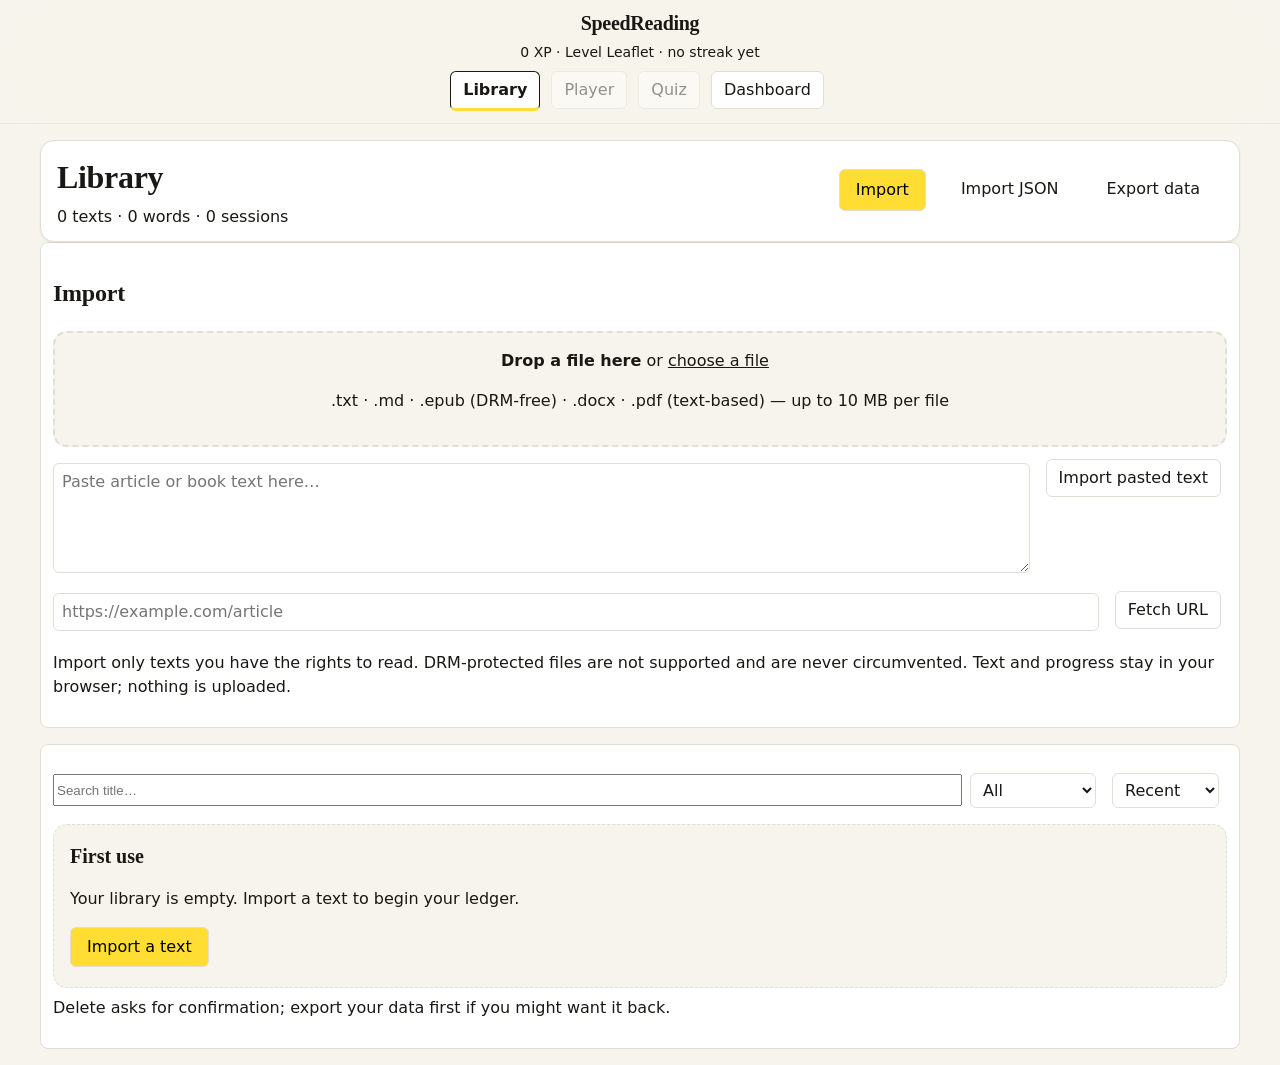
<file: index.html>
<!doctype html>
<html lang="en">
<head>
  <meta charset="utf-8" />
  <meta name="viewport" content="width=device-width, initial-scale=1" />
  <title>SpeedReading Shell</title>
  <link rel="stylesheet" href="./styles/tokens.css" />
  <link rel="stylesheet" href="./styles/app.css" />
</head>
<body>
  <!-- Shell chrome (static placeholders; no app logic wired here) -->
  <header role="banner" aria-label="SpeedReading shell header" style="text-align:center;">
    <h1 style="margin:0; font-size:1.25em;">SpeedReading</h1>
    <p id="hud" class="hud" role="status" aria-label="Training totals" style="margin:.25rem 0 0; font-size:.875em;"></p>
    <!-- Simple nav controls (non-functional placeholders) -->
    <nav aria-label="Shell navigation" style="margin-top:.5rem;">
      <button type="button">Library</button>
      <button type="button">Player</button>
      <button type="button">Quiz</button>
      <button type="button">Dashboard</button>
    </nav>
  </header>

  <!-- Live region for a11y announcements -->
  <div id="live-region" aria-live="polite" style="position:absolute; left:-9999px; top:auto; width:1px; height:1px; overflow:hidden;"></div>

  <!-- App root -->
  <main id="app" tabindex="-1" aria-label="SpeedReading app root" style="min-height:60vh;">
    <!-- Views (sections) -->
    <section id="view-library" hidden aria-label="Library view"></section>
    <section id="view-player" hidden aria-label="Player view">
      <!-- Sample ORP anchor per DOM contract -->
      <div class="rsvp-stage" aria-label="sample orp">
        <span class="rsvp-left">Intro text sample</span>
        <span class="rsvp-orp">X</span>
        <span class="rsvp-right">End text sample</span>
      </div>
    </section>
    <section id="view-quiz" hidden aria-label="Quiz view"></section>
    <section id="view-dashboard" hidden aria-label="Dashboard view"></section>
  </main>

  <!-- Corrupted-data banner (shown when storage fails to open) -->
  <div id="corrupted-banner" role="status" aria-live="polite" style="display:none; position:fixed; top:0; left:0; right:0; background:#c0392b; color:white; padding:12px; text-align:center; z-index:9999;">
    <span class="corrupted-message">Corrupted data: failed to access storage.</span>
    <button id="corrupted-retry" style="margin-left:12px; padding:6px 12px;" aria-label="Retry corrupted data">Retry</button>
  </div>

  <!-- Static shell requires a single script tag pointing to app.js (module) -->
  <script type="module" src="./src/app.js"></script>
</body>
</html>
</file>
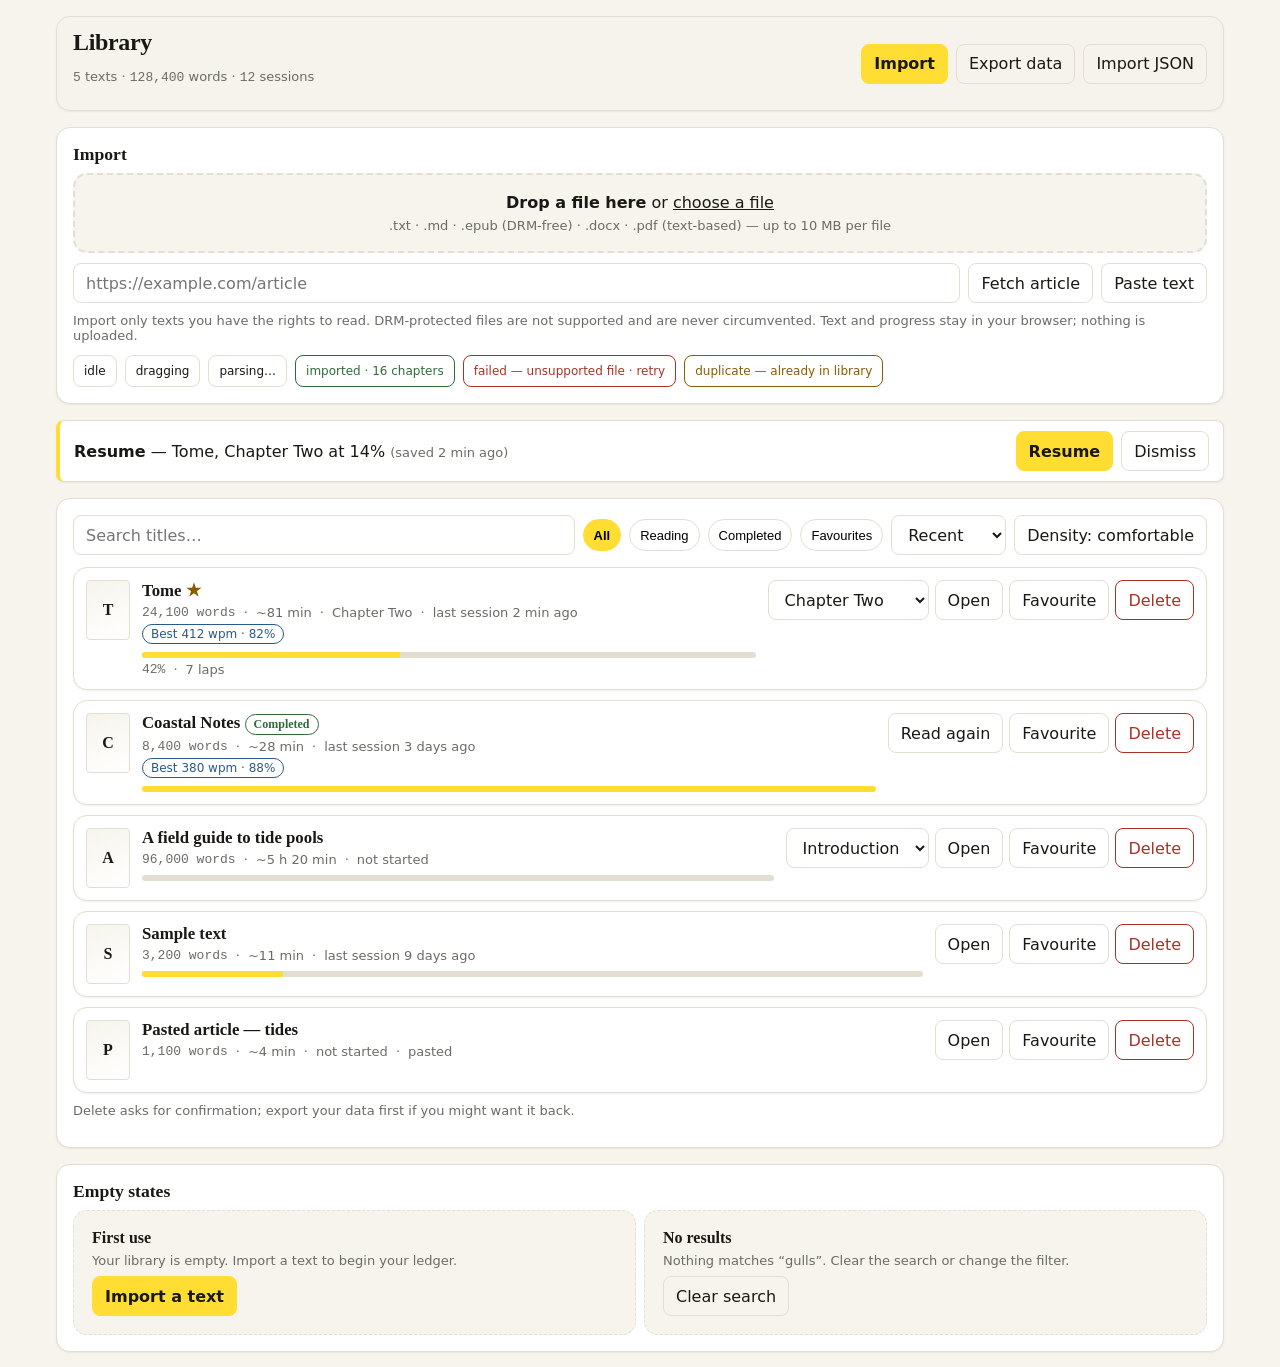
<file: design/library-prototype.html>
<!doctype html>
<html lang="en">
<head>
  <meta charset="utf-8" />
  <meta name="viewport" content="width=device-width, initial-scale=1" />
  <title>Library prototype — SpeedReading</title>
  <style>
    :root {
      --color-bg: #F6F4EC;
      --color-surface: #FFFFFF;
      --color-border: #E3DED2;
      --color-text: #1A1815;
      --color-text-muted: #6B6B66;
      --color-accent: #FFDD33;
      --color-error: #A93226;
      --color-success: #2F6B3A;
      --color-info: #2A5A8A;
      --font-display: "Iowan Old Style", "Palatino Linotype", Palatino, Georgia, serif;
      --font-ui: system-ui, -apple-system, "Segoe UI", sans-serif;
      --font-data: ui-monospace, "SF Mono", Menlo, monospace;
      --radius-sm: 4px; --radius-md: 8px; --radius-lg: 14px; --radius-pill: 999px;
      --elev-1: 0 1px 2px rgba(26,24,21,0.06);
      --elev-2: 0 4px 12px rgba(26,24,21,0.08);
      --control-h-sm: 32px; --control-h-md: 40px; --control-h-lg: 48px;
      --dur-press: 100ms; --dur-status: 150ms; --dur-view: 180ms; --dur-tick: 240ms;
      --ease-calm: cubic-bezier(0.2, 0, 0, 1);
    }
    * { box-sizing: border-box; min-width: 0; }
    html, body { margin: 0; background: var(--color-bg); color: var(--color-text); font-family: var(--font-ui); }
    .wrap { max-width: 1200px; margin: 0 auto; padding: 16px; }
    header.shell { display: flex; flex-wrap: wrap; gap: 12px; align-items: center; justify-content: space-between;
      background: rgba(246,244,236,0.92); border: 1px solid var(--color-border); border-radius: var(--radius-lg);
      padding: 12px 16px; box-shadow: var(--elev-1); }
    h1 { font-family: var(--font-display); font-size: 1.5rem; margin: 0; letter-spacing: -0.015em; }
    h2 { font-family: var(--font-display); font-size: 1.1rem; margin: 0 0 8px; }
    .muted { color: var(--color-text-muted); font-size: 0.8125rem; }
    .data { font-family: var(--font-data); font-variant-numeric: tabular-nums; }
    .btn { min-height: var(--control-h-md); max-width: 100%; border: 1px solid var(--color-border); background: var(--color-surface);
      color: var(--color-text); border-radius: var(--radius-md); padding: 8px 12px; font: inherit; cursor: pointer; }
    .btn:focus-visible { outline: 2px solid var(--color-error); outline-offset: 2px; }
    .btn.primary { background: var(--color-accent); border-color: var(--color-accent); font-weight: 600; }
    .btn.quiet { background: transparent; }
    .btn.danger { color: var(--color-error); border-color: var(--color-error); background: transparent; }
    .card { background: var(--color-surface); border: 1px solid var(--color-border); border-radius: var(--radius-lg);
      padding: 16px; box-shadow: var(--elev-1); margin-top: 16px; }
    .row { display: flex; flex-wrap: wrap; gap: 8px; align-items: center; }
    .chip { display: inline-flex; align-items: center; gap: 6px; min-height: var(--control-h-sm); padding: 4px 10px;
      border-radius: var(--radius-pill); border: 1px solid var(--color-border); background: var(--color-surface); font-size: 0.8125rem; }
    .chip.on { background: var(--color-accent); border-color: var(--color-accent); font-weight: 600; }
    .field { display: flex; flex-wrap: wrap; gap: 8px; align-items: center; }
    input[type="search"], input[type="url"], select {
      min-height: var(--control-h-md); max-width: 100%; border: 1px solid var(--color-border); border-radius: var(--radius-md);
      background: var(--color-surface); color: var(--color-text); padding: 8px 12px; font: inherit; }
    input[type="search"] { flex: 1 1 200px; }
    input[type="url"] { flex: 1 1 220px; }
    .dropzone { border: 2px dashed var(--color-border); border-radius: var(--radius-lg); padding: 18px 14px; text-align: center; background: var(--color-bg); }
    .states { display: flex; flex-wrap: wrap; gap: 8px; margin-top: 12px; }
    .state { border: 1px solid var(--color-border); border-radius: var(--radius-md); padding: 8px 10px; font-size: 0.75rem; background: var(--color-surface); }
    .state.ok { border-color: var(--color-success); color: var(--color-success); }
    .state.bad { border-color: var(--color-error); color: var(--color-error); }
    .state.warn { border-color: #8A5A00; color: #8A5A00; }
    .banner { display: flex; flex-wrap: wrap; gap: 10px; align-items: center; justify-content: space-between;
      border: 1px solid var(--color-border); border-left: 4px solid var(--color-accent); background: var(--color-surface);
      border-radius: var(--radius-md); padding: 10px 14px; box-shadow: var(--elev-1); margin-top: 16px; }
    .list { display: grid; gap: 10px; margin-top: 12px; }
    .item { display: grid; grid-template-columns: 44px minmax(0, 1fr) auto; gap: 12px; align-items: start;
      background: var(--color-surface); border: 1px solid var(--color-border); border-radius: var(--radius-lg);
      padding: 12px; box-shadow: var(--elev-1); }
    @media (max-width: 560px) { .item { grid-template-columns: 36px minmax(0, 1fr); } .item .actions { grid-column: 1 / -1; } }
    .cover { width: 44px; height: 60px; border-radius: var(--radius-sm); border: 1px solid var(--color-border);
      background: linear-gradient(160deg, var(--color-bg), var(--color-surface)); display: flex; align-items: center; justify-content: center;
      font-family: var(--font-display); font-weight: 600; }
    .title { font-family: var(--font-display); font-size: 1.05rem; margin: 0; }
    .meta { color: var(--color-text-muted); font-size: 0.8125rem; display: flex; flex-wrap: wrap; gap: 8px; margin-top: 4px; }
    .progress { height: 6px; background: var(--color-border); border-radius: var(--radius-pill); overflow: hidden; margin-top: 8px; }
    .progress > span { display: block; height: 100%; background: var(--color-accent); }
    .actions { display: flex; flex-wrap: wrap; gap: 6px; justify-content: flex-end; }
    .badge { display: inline-flex; align-items: center; gap: 4px; border: 1px solid var(--color-border); border-radius: var(--radius-pill);
      padding: 2px 8px; font-size: 0.75rem; }
    .badge.done { border-color: var(--color-success); color: var(--color-success); }
    .badge.mastery { border-color: var(--color-info); color: var(--color-info); }
    .fav { color: #8A5A00; font-weight: 700; }
    .empty { border: 1px dashed var(--color-border); border-radius: var(--radius-lg); padding: 18px; background: var(--color-bg); }
    .empty h3 { font-family: var(--font-display); margin: 0 0 6px; font-size: 1rem; }
    @media (prefers-reduced-motion: reduce) {
      * { transition-duration: 0.01ms !important; animation-duration: 0.01ms !important; }
    }
  </style>
</head>
<body>
  <div class="wrap">
    <header class="shell">
      <div>
        <h1>Library</h1>
        <p class="muted"><span class="data">5</span> texts · <span class="data">128,400</span> words · <span class="data">12</span> sessions</p>
      </div>
      <div class="row">
        <button class="btn primary" type="button">Import</button>
        <button class="btn quiet" type="button">Export data</button>
        <button class="btn quiet" type="button">Import JSON</button>
      </div>
    </header>

    <section class="card" aria-label="Import surface">
      <h2>Import</h2>
      <div class="dropzone">
        <p style="margin:0 0 6px;"><strong>Drop a file here</strong> or <label for="file" style="text-decoration:underline; cursor:pointer;">choose a file</label></p>
        <p class="muted" style="margin:0;">.txt · .md · .epub (DRM-free) · .docx · .pdf (text-based) — up to 10 MB per file</p>
        <input id="file" type="file" hidden />
      </div>
      <div class="row" style="margin-top:10px;">
        <input type="url" placeholder="https://example.com/article" aria-label="Article URL" />
        <button class="btn" type="button">Fetch article</button>
        <button class="btn quiet" type="button">Paste text</button>
      </div>
      <p class="muted" style="margin:10px 0 0;">Import only texts you have the rights to read. DRM-protected files are not supported and are never circumvented. Text and progress stay in your browser; nothing is uploaded.</p>
      <div class="states" aria-label="Import states">
        <span class="state">idle</span>
        <span class="state">dragging</span>
        <span class="state">parsing…</span>
        <span class="state ok">imported · 16 chapters</span>
        <span class="state bad">failed — unsupported file · retry</span>
        <span class="state warn">duplicate — already in library</span>
      </div>
    </section>

    <div class="banner" role="status">
      <span><strong>Resume</strong> — Tome, Chapter Two at 14% <span class="muted">(saved 2 min ago)</span></span>
      <span class="row">
        <button class="btn primary" type="button">Resume</button>
        <button class="btn quiet" type="button">Dismiss</button>
      </span>
    </div>

    <section class="card" aria-label="Library list">
      <div class="field">
        <input type="search" placeholder="Search titles…" aria-label="Search titles" />
        <button class="chip on" type="button">All</button>
        <button class="chip" type="button">Reading</button>
        <button class="chip" type="button">Completed</button>
        <button class="chip" type="button">Favourites</button>
        <select aria-label="Sort">
          <option>Recent</option><option>Title</option><option>Progress</option><option>Size</option>
        </select>
        <button class="btn quiet" type="button">Density: comfortable</button>
      </div>

      <div class="list">
        <article class="item">
          <div class="cover" aria-hidden="true">T</div>
          <div>
            <h3 class="title">Tome <span class="fav" title="Favourite">★</span></h3>
            <div class="meta">
              <span class="data">24,100 words</span><span>·</span><span>~81 min</span><span>·</span>
              <span>Chapter Two</span><span>·</span><span>last session 2 min ago</span>
            </div>
            <div class="meta"><span class="badge mastery">Best 412 wpm · 82%</span></div>
            <div class="progress" role="progressbar" aria-valuemin="0" aria-valuemax="100" aria-valuenow="42" aria-label="Reading progress 42%"><span style="width:42%"></span></div>
            <div class="meta"><span class="data">42%</span><span>·</span><span>7 laps</span></div>
          </div>
          <div class="actions">
            <select aria-label="Chapter"><option>Chapter One</option><option selected>Chapter Two</option><option>Chapter Three</option></select>
            <button class="btn" type="button">Open</button>
            <button class="btn quiet" type="button">Favourite</button>
            <button class="btn danger" type="button">Delete</button>
          </div>
        </article>

        <article class="item">
          <div class="cover" aria-hidden="true">C</div>
          <div>
            <h3 class="title">Coastal Notes <span class="badge done">Completed</span></h3>
            <div class="meta"><span class="data">8,400 words</span><span>·</span><span>~28 min</span><span>·</span><span>last session 3 days ago</span></div>
            <div class="meta"><span class="badge mastery">Best 380 wpm · 88%</span></div>
            <div class="progress" role="progressbar" aria-valuemin="0" aria-valuemax="100" aria-valuenow="100" aria-label="Reading progress 100%"><span style="width:100%"></span></div>
          </div>
          <div class="actions">
            <button class="btn" type="button">Read again</button>
            <button class="btn quiet" type="button">Favourite</button>
            <button class="btn danger" type="button">Delete</button>
          </div>
        </article>

        <article class="item">
          <div class="cover" aria-hidden="true">A</div>
          <div>
            <h3 class="title">A field guide to tide pools</h3>
            <div class="meta"><span class="data">96,000 words</span><span>·</span><span>~5 h 20 min</span><span>·</span><span>not started</span></div>
            <div class="progress" role="progressbar" aria-valuemin="0" aria-valuemax="100" aria-valuenow="0" aria-label="Reading progress 0%"><span style="width:0%"></span></div>
          </div>
          <div class="actions">
            <select aria-label="Chapter"><option selected>Introduction</option><option>The shore</option></select>
            <button class="btn" type="button">Open</button>
            <button class="btn quiet" type="button">Favourite</button>
            <button class="btn danger" type="button">Delete</button>
          </div>
        </article>

        <article class="item">
          <div class="cover" aria-hidden="true">S</div>
          <div>
            <h3 class="title">Sample text</h3>
            <div class="meta"><span class="data">3,200 words</span><span>·</span><span>~11 min</span><span>·</span><span>last session 9 days ago</span></div>
            <div class="progress" role="progressbar" aria-valuemin="0" aria-valuemax="100" aria-valuenow="18" aria-label="Reading progress 18%"><span style="width:18%"></span></div>
          </div>
          <div class="actions">
            <button class="btn" type="button">Open</button>
            <button class="btn quiet" type="button">Favourite</button>
            <button class="btn danger" type="button">Delete</button>
          </div>
        </article>

        <article class="item">
          <div class="cover" aria-hidden="true">P</div>
          <div>
            <h3 class="title">Pasted article — tides</h3>
            <div class="meta"><span class="data">1,100 words</span><span>·</span><span>~4 min</span><span>·</span><span>not started</span><span>·</span><span>pasted</span></div>
          </div>
          <div class="actions">
            <button class="btn" type="button">Open</button>
            <button class="btn quiet" type="button">Favourite</button>
            <button class="btn danger" type="button">Delete</button>
          </div>
        </article>
      </div>

      <p class="muted" style="margin-top:10px;">Delete asks for confirmation; export your data first if you might want it back.</p>
    </section>

    <section class="card" aria-label="Empty states">
      <h2>Empty states</h2>
      <div class="row" style="align-items:stretch;">
        <div class="empty" style="flex:1 1 240px;">
          <h3>First use</h3>
          <p class="muted" style="margin:0 0 8px;">Your library is empty. Import a text to begin your ledger.</p>
          <button class="btn primary" type="button">Import a text</button>
        </div>
        <div class="empty" style="flex:1 1 240px;">
          <h3>No results</h3>
          <p class="muted" style="margin:0 0 8px;">Nothing matches “gulls”. Clear the search or change the filter.</p>
          <button class="btn quiet" type="button">Clear search</button>
        </div>
      </div>
    </section>
  </div>
</body>
</html>
</file>
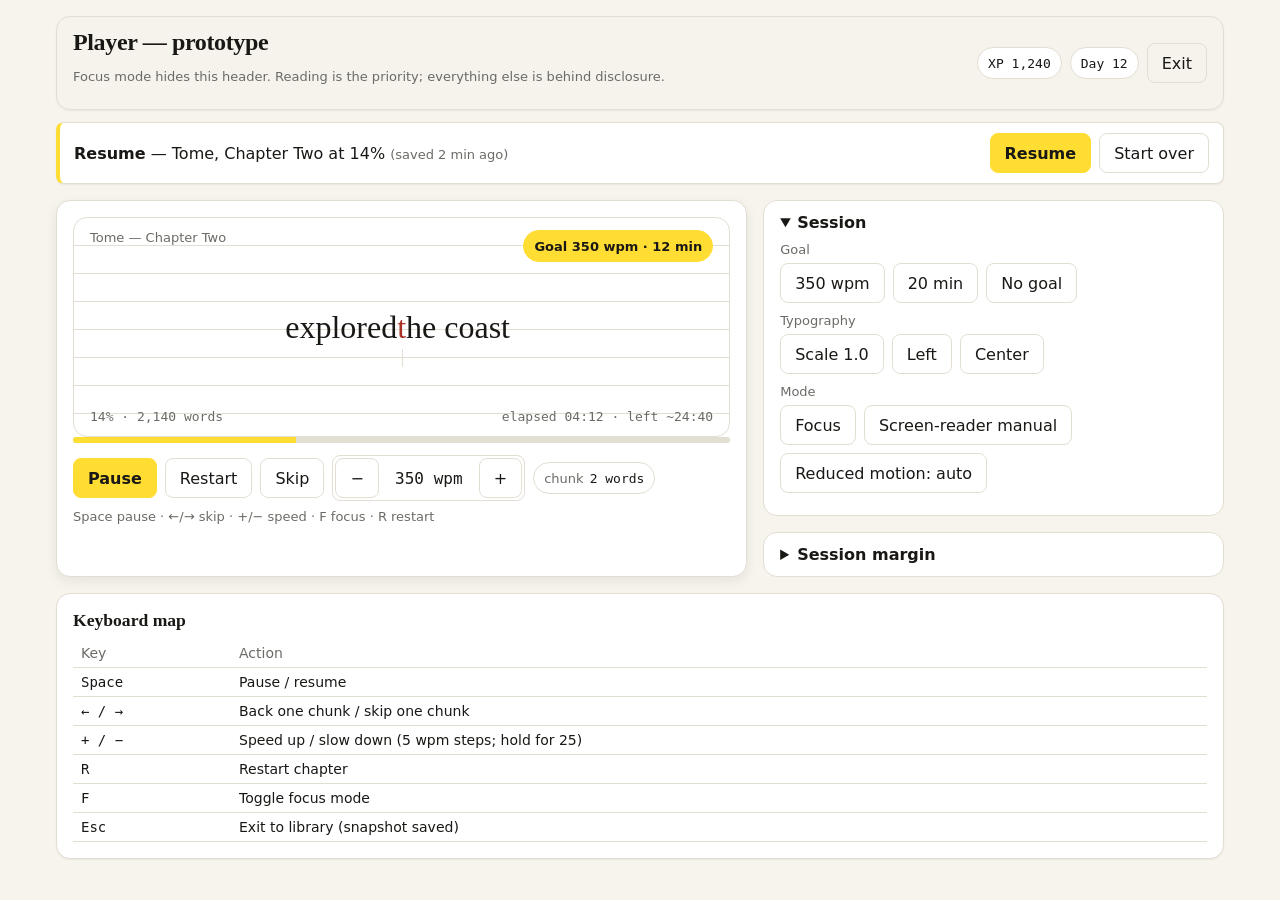
<file: design/player-prototype.html>
<!doctype html>
<html lang="en">
<head>
  <meta charset="utf-8" />
  <meta name="viewport" content="width=device-width, initial-scale=1" />
  <title>Player prototype — SpeedReading</title>
  <style>
    :root {
      --color-bg: #F6F4EC;
      --color-surface: #FFFFFF;
      --color-border: #E3DED2;
      --color-text: #1A1815;
      --color-text-muted: #6B6B66;
      --color-accent: #FFDD33;
      --color-error: #A93226;
      --color-success: #2F6B3A;
      --font-display: "Iowan Old Style", "Palatino Linotype", Palatino, Georgia, serif;
      --font-ui: system-ui, -apple-system, "Segoe UI", sans-serif;
      --font-data: ui-monospace, "SF Mono", Menlo, monospace;
      --radius-sm: 4px; --radius-md: 8px; --radius-lg: 14px; --radius-pill: 999px;
      --elev-1: 0 1px 2px rgba(26,24,21,0.06);
      --elev-2: 0 4px 12px rgba(26,24,21,0.08);
      --elev-3: 0 12px 32px rgba(26,24,21,0.10);
      --control-h-sm: 32px; --control-h-md: 40px; --control-h-lg: 48px;
      --dur-press: 100ms; --dur-status: 150ms; --dur-view: 180ms; --dur-tick: 240ms; --dur-reward: 320ms;
      --ease-calm: cubic-bezier(0.2, 0, 0, 1);
    }
    * { box-sizing: border-box; }
    html, body { margin: 0; background: var(--color-bg); color: var(--color-text); font-family: var(--font-ui); }
    .wrap { max-width: 1200px; margin: 0 auto; padding: 16px; }
    header.shell { display: flex; flex-wrap: wrap; gap: 12px; align-items: center; justify-content: space-between;
      background: rgba(246,244,236,0.92); border: 1px solid var(--color-border); border-radius: var(--radius-lg);
      padding: 12px 16px; box-shadow: var(--elev-1); }
    h1 { font-family: var(--font-display); font-size: 1.5rem; margin: 0; letter-spacing: -0.015em; }
    h2 { font-family: var(--font-display); font-size: 1.1rem; margin: 0 0 8px; }
    .muted { color: var(--color-text-muted); font-size: 0.8125rem; }
    .data { font-family: var(--font-data); font-variant-numeric: tabular-nums; }
    .btn { min-height: var(--control-h-md); border: 1px solid var(--color-border); background: var(--color-surface);
      color: var(--color-text); border-radius: var(--radius-md); padding: 8px 14px; font: inherit; cursor: pointer;
      transition: transform var(--dur-press) var(--ease-calm), box-shadow var(--dur-press) var(--ease-calm); }
    .btn:hover { box-shadow: var(--elev-1); }
    .btn:active { transform: translateY(1px); }
    .btn:focus-visible { outline: 2px solid var(--color-error); outline-offset: 2px; }
    .btn.primary { background: var(--color-accent); color: var(--color-text); border-color: var(--color-accent); font-weight: 600; }
    .btn.quiet { background: transparent; }
    .chip { display: inline-flex; align-items: center; gap: 6px; min-height: var(--control-h-sm); padding: 4px 10px;
      border-radius: var(--radius-pill); border: 1px solid var(--color-border); background: var(--color-surface); font-size: 0.8125rem; }
    .chip.goal { background: var(--color-accent); border-color: var(--color-accent); font-weight: 600; }
    .grid { display: grid; gap: 16px; grid-template-columns: minmax(0, 1.5fr) minmax(0, 1fr); margin-top: 16px; }
    @media (max-width: 860px) { .grid { grid-template-columns: minmax(0, 1fr); } }
    .card { background: var(--color-surface); border: 1px solid var(--color-border); border-radius: var(--radius-lg);
      padding: 16px; box-shadow: var(--elev-1); }
    .card.elevated { box-shadow: var(--elev-2); }
    /* Reading stage: ruled paper, ORP anchor fixed */
    .stage { position: relative; background: repeating-linear-gradient(to bottom, transparent 0 27px, var(--color-border) 27px 28px), var(--color-surface);
      border: 1px solid var(--color-border); border-radius: var(--radius-lg); min-height: 220px;
      display: flex; align-items: center; justify-content: center; padding: 24px; }
    .rsvp { position: relative; display: grid; grid-template-columns: 1fr auto 1fr; align-items: baseline;
      font-family: var(--font-display); font-size: 2rem; line-height: 1.4; }
    .rsvp .left { text-align: right; color: var(--color-text); }
    .rsvp .orp { color: var(--color-error); }
    .rsvp .right { text-align: left; color: var(--color-text); }
    .rsvp::before { content: ""; position: absolute; left: 50%; top: 100%; width: 1px; height: 18px; background: var(--color-border); }
    .stage-meta { position: absolute; left: 16px; right: 16px; display: flex; justify-content: space-between; }
    .stage-meta.top { top: 12px; }
    .stage-meta.bottom { bottom: 12px; }
    .progress { height: 6px; background: var(--color-border); border-radius: var(--radius-pill); overflow: hidden; }
    .progress > span { display: block; height: 100%; width: 34%; background: var(--color-accent); }
    .controls { display: flex; flex-wrap: wrap; gap: 8px; align-items: center; margin-top: 12px; }
    .speed { display: inline-flex; align-items: center; gap: 8px; border: 1px solid var(--color-border);
      border-radius: var(--radius-md); padding: 2px; background: var(--color-surface); }
    .speed .value { min-width: 84px; text-align: center; }
    details.panel { border: 1px solid var(--color-border); border-radius: var(--radius-lg); background: var(--color-surface); padding: 12px 16px; }
    details.panel summary { cursor: pointer; font-weight: 600; }
    details.panel[open] summary { margin-bottom: 10px; }
    .field { display: grid; gap: 6px; margin: 10px 0; }
    .field label { font-size: 0.8125rem; color: var(--color-text-muted); }
    .field .row { display: flex; flex-wrap: wrap; gap: 8px; align-items: center; }
    .stamp { display: inline-flex; align-items: center; justify-content: center; width: 40px; height: 40px;
      border-radius: var(--radius-md); border: 2px solid var(--color-border); font-family: var(--font-data); font-size: 0.75rem; }
    .stamp.rare { border-color: var(--color-error); color: var(--color-error); }
    .stamp.uncommon { border-color: #2A5A8A; color: #2A5A8A; }
    .ledger { display: grid; grid-template-columns: repeat(7, 1fr); gap: 4px; }
    .ledger span { height: 22px; border: 1px solid var(--color-border); border-radius: var(--radius-sm); }
    .ledger span.on { background: var(--color-accent); border-color: var(--color-accent); }
    .banner { display: flex; flex-wrap: wrap; gap: 10px; align-items: center; justify-content: space-between;
      border: 1px solid var(--color-border); border-left: 4px solid var(--color-accent); background: var(--color-surface);
      border-radius: var(--radius-md); padding: 10px 14px; margin-top: 12px; box-shadow: var(--elev-1); }
    table { border-collapse: collapse; width: 100%; font-size: 0.875rem; }
    th, td { text-align: left; border-bottom: 1px solid var(--color-border); padding: 6px 8px; }
    th { color: var(--color-text-muted); font-weight: 500; }
    @media (prefers-reduced-motion: reduce) {
      * { transition-duration: 0.01ms !important; animation-duration: 0.01ms !important; transform: none !important; }
    }
  </style>
</head>
<body>
  <div class="wrap">
    <header class="shell">
      <div>
        <h1>Player — prototype</h1>
        <p class="muted">Focus mode hides this header. Reading is the priority; everything else is behind disclosure.</p>
      </div>
      <div class="row" style="display:flex; gap:8px; align-items:center;">
        <span class="chip data">XP 1,240</span>
        <span class="chip data">Day 12</span>
        <button class="btn quiet" type="button">Exit</button>
      </div>
    </header>

    <div class="banner" role="status">
      <span><strong>Resume</strong> — Tome, Chapter Two at 14% <span class="muted">(saved 2 min ago)</span></span>
      <span style="display:flex; gap:8px;">
        <button class="btn primary" type="button">Resume</button>
        <button class="btn quiet" type="button">Start over</button>
      </span>
    </div>

    <div class="grid">
      <section class="card elevated" aria-label="Reading stage">
        <div class="stage">
          <div class="stage-meta top">
            <span class="muted">Tome — Chapter Two</span>
            <span class="chip goal" title="Session goal">Goal 350 wpm · 12 min</span>
          </div>
          <div class="rsvp" aria-label="Current chunk">
            <span class="left">explored</span><span class="orp">t</span><span class="right">he coast</span>
          </div>
          <div class="stage-meta bottom">
            <span class="muted data">14% · 2,140 words</span>
            <span class="muted data">elapsed 04:12 · left ~24:40</span>
          </div>
        </div>
        <div class="progress" role="progressbar" aria-valuemin="0" aria-valuemax="100" aria-valuenow="34" aria-label="Chapter progress"><span></span></div>
        <div class="controls">
          <button class="btn primary" type="button">Pause</button>
          <button class="btn" type="button">Restart</button>
          <button class="btn" type="button">Skip</button>
          <span class="speed">
            <button class="btn quiet" type="button" aria-label="Slower">−</button>
            <span class="value data">350 wpm</span>
            <button class="btn quiet" type="button" aria-label="Faster">+</button>
          </span>
          <span class="chip"><span class="muted">chunk</span> <span class="data">2 words</span></span>
          <span class="muted" style="font-size:0.8125rem;">Space pause · ←/→ skip · +/− speed · F focus · R restart</span>
        </div>
      </section>

      <aside style="display:grid; gap:16px; align-content:start;">
        <details class="panel" open>
          <summary>Session</summary>
          <div class="field">
            <label>Goal</label>
            <div class="row">
              <button class="btn" type="button">350 wpm</button>
              <button class="btn quiet" type="button">20 min</button>
              <button class="btn quiet" type="button">No goal</button>
            </div>
          </div>
          <div class="field">
            <label>Typography</label>
            <div class="row">
              <button class="btn" type="button">Scale 1.0</button>
              <button class="btn quiet" type="button">Left</button>
              <button class="btn quiet" type="button">Center</button>
            </div>
          </div>
          <div class="field">
            <label>Mode</label>
            <div class="row">
              <button class="btn" type="button">Focus</button>
              <button class="btn quiet" type="button">Screen-reader manual</button>
              <button class="btn quiet" type="button">Reduced motion: auto</button>
            </div>
          </div>
        </details>

        <details class="panel">
          <summary>Session margin</summary>
          <p class="muted">One tick per finished session; the current run is a marker in progress.</p>
          <div class="ledger" aria-label="Recent reading days">
            <span class="on"></span><span class="on"></span><span></span><span class="on"></span><span class="on"></span><span class="on"></span><span class="on"></span>
            <span class="on"></span><span></span><span class="on"></span><span class="on"></span><span class="on"></span><span></span><span class="on"></span>
          </div>
          <div style="display:flex; gap:8px; margin-top:10px;">
            <span class="stamp uncommon" title="Seven-day rhythm">7d</span>
            <span class="stamp rare" title="Eighty percent">80%</span>
            <span class="stamp" title="Locked">10x</span>
          </div>
        </details>
      </aside>
    </div>

    <section class="card" style="margin-top:16px;">
      <h2>Keyboard map</h2>
      <table>
        <tr><th>Key</th><th>Action</th></tr>
        <tr><td class="data">Space</td><td>Pause / resume</td></tr>
        <tr><td class="data">← / →</td><td>Back one chunk / skip one chunk</td></tr>
        <tr><td class="data">+ / −</td><td>Speed up / slow down (5 wpm steps; hold for 25)</td></tr>
        <tr><td class="data">R</td><td>Restart chapter</td></tr>
        <tr><td class="data">F</td><td>Toggle focus mode</td></tr>
        <tr><td class="data">Esc</td><td>Exit to library (snapshot saved)</td></tr>
      </table>
    </section>
  </div>
</body>
</html>
</file>
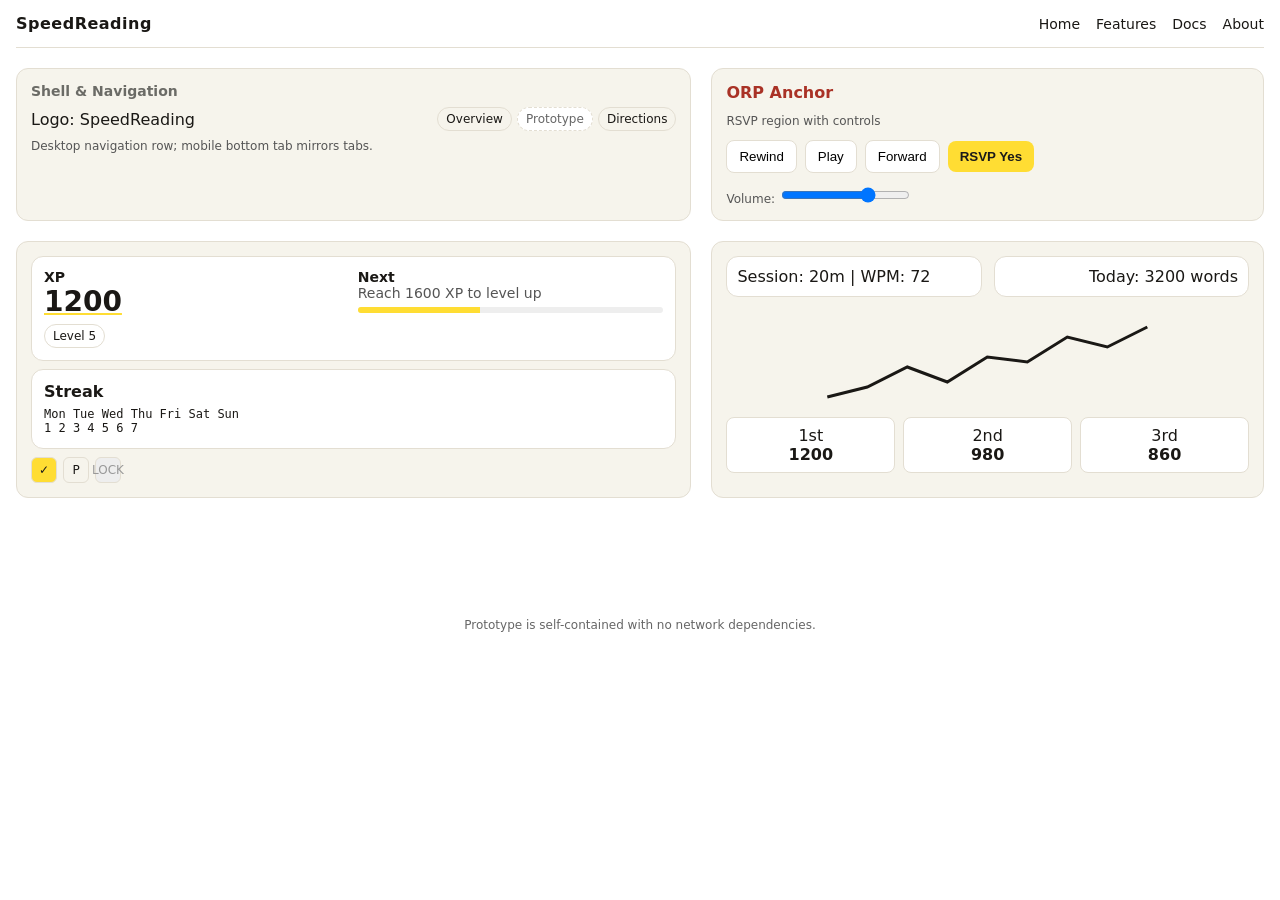
<file: design/prototype.html>
<!doctype html>
<html lang="en">
<head>
  <meta charset="UTF-8" />
  <meta name="viewport" content="width=device-width, initial-scale=1" />
  <title>Visual Direction Prototype</title>
  <style>
    :root {
      --paper: #F6F4EC;
      --ink: #1A1815;
      --marker: #FFDD33;
      --pencil: #82858A;
      --rule: #E3DED2;
      --signature: #A93226;
      --accent: #FFDD33;
      --container: 100%;
      --container-md: 720px;
      --container-lg: 1024px;
      --icon-sm: 12px;
      --icon-md: 16px;
      --icon-lg: 24px;
      --focus: 4px;
      --motion: 180ms;
    }
    * { box-sizing: border-box; }
    html, body { margin: 0; padding: 0; background: #fff; color: var(--ink); font-family: system-ui, -apple-system, Arial, sans-serif; }
    .wrap { max-width: var(--container); margin: 0 auto; padding: 0 16px; padding-bottom: 80px; }
    /* Header shell (desktop) */
    header.top { display: flex; justify-content: space-between; align-items: center; padding: 14px 0; border-bottom: 1px solid var(--rule); }
    header .brand { font-weight: 700; letter-spacing: .5px; }
    nav { display: flex; gap: 16px; }
    nav a { text-decoration: none; color: var(--ink); font-weight: 500; font-size: 14px; }
    /* Mobile bottom tab */
    .bottom-tab { display: none; position: fixed; left: 0; right: 0; bottom: 0; height: 64px; background: #fff; border-top: 1px solid var(--rule); justify-content: space-around; align-items: center; }
    .bottom-tab div { text-align: center; font-size: 10px; color: #555; }
    .page { display: grid; grid-template-columns: 1fr 1fr; gap: 20px; padding: 20px 0; }
    .panel { background: var(--paper); border: 1px solid var(--rule); border-radius: 12px; padding: 14px; }
    /* Player/RSP section */
    .player { display: grid; gap: 12px; }
    .player .orplink { color: var(--signature); font-weight: 700; }
    .controls { display: flex; gap: 8px; align-items: center; }
    .btn { border: 1px solid var(--rule); padding: 8px 12px; border-radius: 8px; background: #fff; cursor: pointer; }
    .btn.primary { background: var(--accent); color: #1a1a1a; font-weight: 600; border: none; }
    /* Gamification */
    .xp, .streak { display: grid; grid-template-columns: 1fr 1fr; gap: 8px; }
    .card { background: #fff; border: 1px solid var(--rule); border-radius: 12px; padding: 12px; }
    .badge { display: inline-block; padding: 4px 8px; border-radius: 999px; font-size: 12px; border: 1px solid var(--rule); }
    .unlock { background: #fff; color: #666; border-style: dashed; }
    .calendar { font-family: ui-monospace, SFMono-Regular, monospace; font-size: 12px; line-height: 1.2; }
    .stamps { display: flex; gap: 6px; align-items: center; }
    .stamp { width: 26px; height: 26px; border-radius: 6px; display: inline-flex; align-items: center; justify-content: center; font-size: 12px; border: 1px solid var(--rule); }
    .stamp.locked { background: #eee; color: #999; }
    .stamp.unlocked { background: var(--accent); color: #1a1a1a; }
    /* Dashboard fragment */
    .stats { display: grid; grid-template-columns: 1fr 1fr; gap: 12px; }
    .wpm { width: 100%; height: 120px; display: block; }
    .podium { display: grid; grid-template-columns: 1fr 1fr 1fr; gap: 8px; }
    .podium > div { text-align: center; padding: 8px; border-radius: 8px; background: #fff; border: 1px solid var(--rule); }
    /* Responsiveness */
    @media (max-width: 900px) {
      .page { grid-template-columns: 1fr; }
      .bottom-tab { display: flex; }
    }
    @media (min-width: 1000px) {
      .page { grid-template-columns: 1.1fr 0.9fr; }
    }
    /* Reduced motion: respect user preference by disabling most animations */
    @media (prefers-reduced-motion: reduce) {
      * { animation-duration: 0.01ms !important; transition-duration: 0.01ms !important; transform: none !important; }
    }
  </style>
</head>
<body>
  <div class="wrap">
    <header class="top" aria-label="Site header">
      <div class="brand">SpeedReading</div>
      <nav aria-label="Main">
        <a href="#">Home</a>
        <a href="#">Features</a>
        <a href="#">Docs</a>
        <a href="#">About</a>
      </nav>
    </header>
    <div class="bottom-tab" aria-label="Mobile bottom tab">
      <div>Home</div><div>Play</div><div>Profile</div>
    </div>

    <main class="page" role="main" aria-label="Visual direction prototype">
      <section class="panel" id="shell">
        <h2 style="margin:0 0 8px 0; font-size:14px; color:#6B6B66;">Shell & Navigation</h2>
        <div style="display:flex; gap:16px; align-items:center; justify-content:space-between;">
          <div>Logo: SpeedReading</div>
          <div class="chips" aria-label="desktop nav">
            <span class="badge">Overview</span>
            <span class="badge unlock">Prototype</span>
            <span class="badge">Directions</span>
          </div>
        </div>
        <p style="margin:8px 0 0 0; color:#555; font-size:12px;">Desktop navigation row; mobile bottom tab mirrors tabs.</p>
      </section>
      <section class="panel player" aria-label="Player RSVP region">
        <div class="orplink">ORP Anchor</div>
        <div class="player-desc" style="font-size:12px; color:#555;">RSVP region with controls</div>
        <div class="controls" aria-label="player controls">
          <button class="btn">Rewind</button>
          <button class="btn">Play</button>
          <button class="btn">Forward</button>
          <button class="btn primary">RSVP Yes</button>
        </div>
        <div style="font-size:12px; color:#555;">Volume: <input type="range" min="0" max="100" value="70" aria-label="Volume"/></div>
      </section>
    
      <section class="panel" aria-label="Gamification surface">
        <div class="xp card" style="grid-template-columns:1fr 1fr; display:grid; gap:8px;">
          <div>
        <div style="font-weight:700; font-size:14px;">XP</div>
        <div style="font-size:28px; font-weight:700; color: var(--ink); text-decoration: underline; text-decoration-color: var(--marker);">1200</div>
            <div class="badge unlocked" style="margin-top:6px;">Level 5</div>
          </div>
          <div>
            <div style="font-weight:700; font-size:14px;">Next</div>
            <div style="font-size:14px; color:#555;">Reach 1600 XP to level up</div>
            <div style="height:6px; background:#eee; border-radius:6px; overflow:hidden; margin-top:6px;">
              <div style="width:40%; height:100%; background:var(--accent);"></div>
            </div>
          </div>
        </div>
        <div class="streak" style="margin-top:8px;">
          <div class="card" style="grid-column: span 2;">
            <strong>Streak</strong>
            <div class="calendar" style="margin-top:6px;">Mon Tue Wed Thu Fri Sat Sun<br/> 1 2 3 4 5 6 7</div>
          </div>
        </div>
        <div class="stamps" style="margin-top:8px;">
          <span class="stamp unlocked" title="Unlocked">✓</span>
          <span class="stamp" title="Progress">P</span>
          <span class="stamp locked" title="Locked">LOCK</span>
        </div>
      </section>
      
      <section class="panel" aria-label="Dashboard fragment">
        <div class="stats">
          <div class="card" style="padding:10px;">Session: 20m | WPM: 72</div>
          <div class="card" style="padding:10px; text-align:right;">Today: 3200 words</div>
        </div>
        <svg class="wpm" viewBox="0 0 320 120" width="100%" height="120" role="img" aria-label="WPM line chart">
          <polyline fill="none" stroke="var(--ink)" stroke-width="3" points="0,100 40,90 80,70 120,85 160,60 200,65 240,40 280,50 320,30" />
          Sorry, your browser does not support inline SVG.
        </svg>
        <div class="podium" aria-label="Personal best podium">
          <div>1st<br/><strong>1200</strong></div>
          <div>2nd<br/><strong>980</strong></div>
          <div>3rd<br/><strong>860</strong></div>
        </div>
      </section>
    </main>
  </div>
  <footer style="text-align:center; font-size:12px; color:#666; padding:20px 0;">Prototype is self-contained with no network dependencies.</footer>
</body>
</html>
</file>
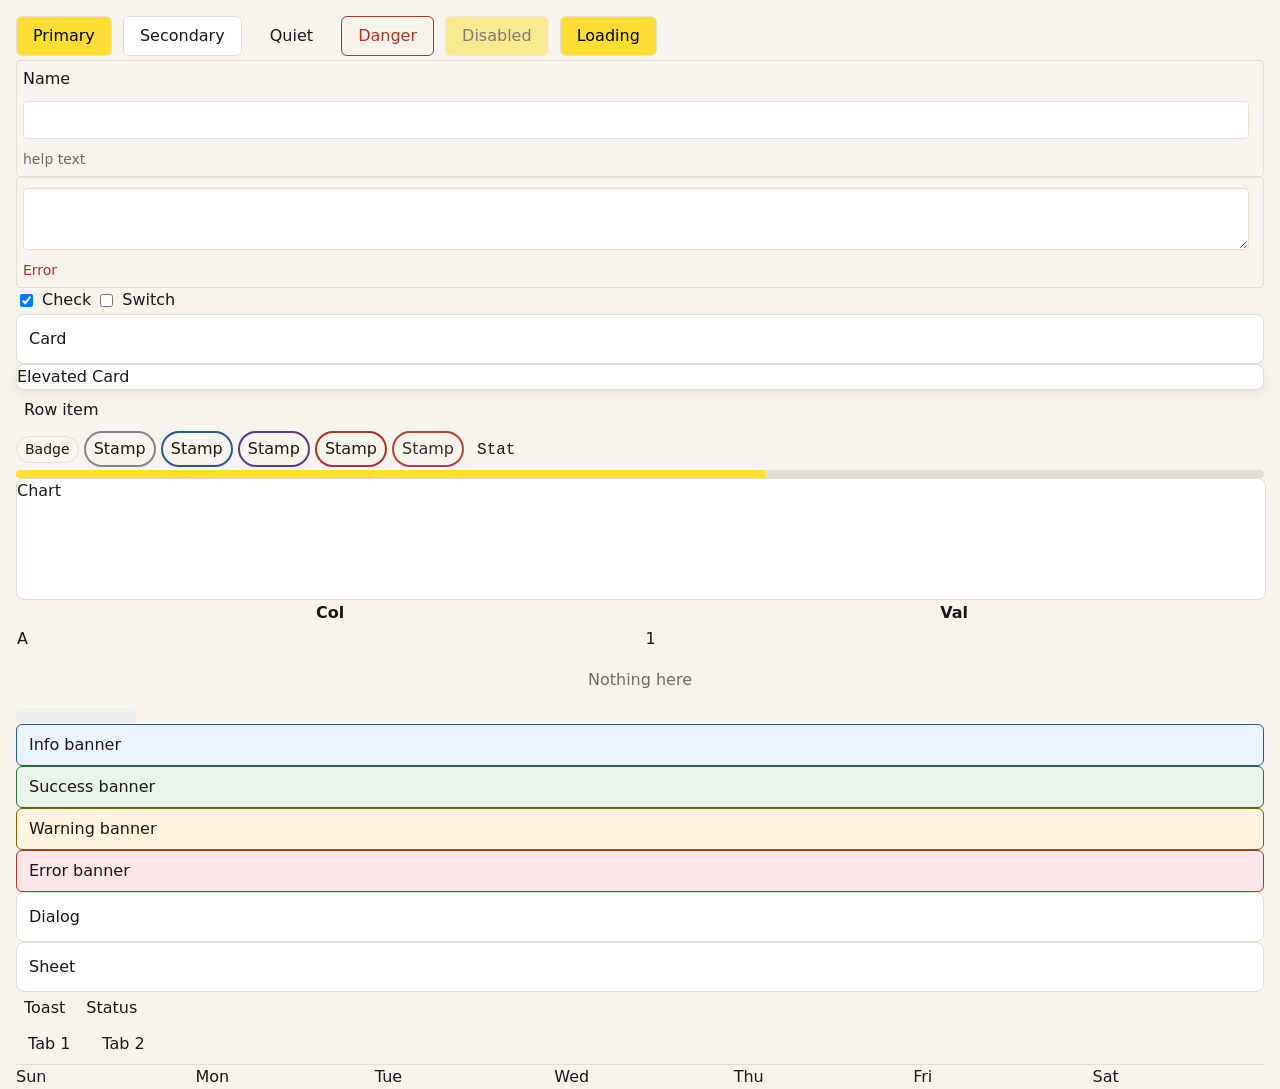
<file: test/harness/components.html>
<!doctype html>
<html>
<head>
  <meta charset="utf-8" />
  <meta name="viewport" content="width=device-width, initial-scale=1" />
  <title>Harness - Primitive Components</title>
  <link rel="stylesheet" href="../../styles/tokens.css" />
  <link rel="stylesheet" href="../../styles/app.css" />
  <style>
    /* simple layout */
    body { padding: 16px; font-family: var(--font-ui); }
  </style>
</head>
<body>
  <!-- Buttons -->
  <button class="btn primary">Primary</button>
  <button class="btn secondary">Secondary</button>
  <button class="btn quiet">Quiet</button>
  <button class="btn danger">Danger</button>
  <button class="btn primary" disabled>Disabled</button>
  <button class="btn primary is-loading" aria-busy="true">Loading</button>

  <!-- Field -->
  <div class="field" aria-label="name-field">
    <label>Name</label>
    <input type="text" />
    <span class="help">help text</span>
  </div>
  <div class="field" aria-label="error-field">
    <textarea></textarea>
    <span class="error">Error</span>
  </div>

  <!-- Checks / Switch -->
  <div class="check"><input type="checkbox" checked/> <span>Check</span></div>
  <div class="switch"><input type="checkbox"/> <span>Switch</span></div>

  <!-- Cards / Rows / Badges / Stamps -->
  <div class="card">Card</div>
  <div class="card-elevated">Elevated Card</div>
  <div class="row">Row item</div>
  <span class="badge">Badge</span>
  <span class="stamp rarity-common">Stamp</span>
  <span class="stamp rarity-uncommon">Stamp</span>
  <span class="stamp rarity-epic">Stamp</span>
  <span class="stamp unlocked rarity-rare">Stamp</span>
  <span class="stamp locked rarity-rare">Stamp</span>

  <!-- Stat / Progress / Chart / Table -->
  <span class="stat">Stat</span>
  <div class="progress" role="progressbar" aria-valuenow="60" aria-valuemin="0" aria-valuemax="100"><span style="width:60%"></span></div>
  <div class="chart">Chart</div>
  <table class="table">
    <tr><th>Col</th><th>Val</th></tr>
    <tr><td>A</td><td>1</td></tr>
  </table>
  <div class="empty">Nothing here</div>
  <div class="skeleton" style="width: 120px"></div>

  <!-- Banner / Dialog / Sheet / Toast / Status -->
  <div class="banner info">Info banner</div>
  <div class="banner success">Success banner</div>
  <div class="banner warning">Warning banner</div>
  <div class="banner error">Error banner</div>
  <div class="dialog">Dialog</div>
  <div class="sheet">Sheet</div>
  <div class="toast">Toast</div>
  <div class="status">Status</div>

  <!-- Tabs / Calendar -->
  <div class="tabs">
    <div class="nav-item">Tab 1</div>
    <div class="nav-item">Tab 2</div>
  </div>
  <div class="calendar">
    <div>Sun</div><div>Mon</div><div>Tue</div><div>Wed</div><div>Thu</div><div>Fri</div><div>Sat</div>
  </div>

  <script>
    window.addEventListener('DOMContentLoaded', () => {
      const checks = [];
      const requiredSelectors = [
        '.btn', '.field', '.check', '.switch', '.card', '.card-elevated', '.row', '.badge', '.stamp', '.stamp.rarity-common', '.stamp.rarity-uncommon', '.stamp.rarity-epic', '.stamp.unlocked', '.stamp.locked', '.stat', '[role="progressbar"]', '.chart', '.table', '.empty', '.skeleton', '.banner.info', '.banner.success', '.banner.warning', '.banner.error', '.dialog', '.sheet', '.toast', '.status', '.tabs', '.nav-item', '.calendar'
      ];
      let allPresent = true;
      requiredSelectors.forEach(sel => {
        const el = document.querySelector(sel);
        const ok = !!el;
        checks.push({name: sel, ok, detail: ok ? 'present' : 'missing'});
        if (!ok) allPresent = false;
      });
      const progresses = document.querySelectorAll('[role="progressbar"]');
      checks.push({name:'progressbar', ok: progresses.length>0, detail: progresses.length+ ' instance(s)'});
      // Stamp borders present implied by existence of stamps above.
      window.__HARNESS__ = { ok: allPresent && progresses.length>0, checks };
    });
  </script>
</body>
</html>
</file>
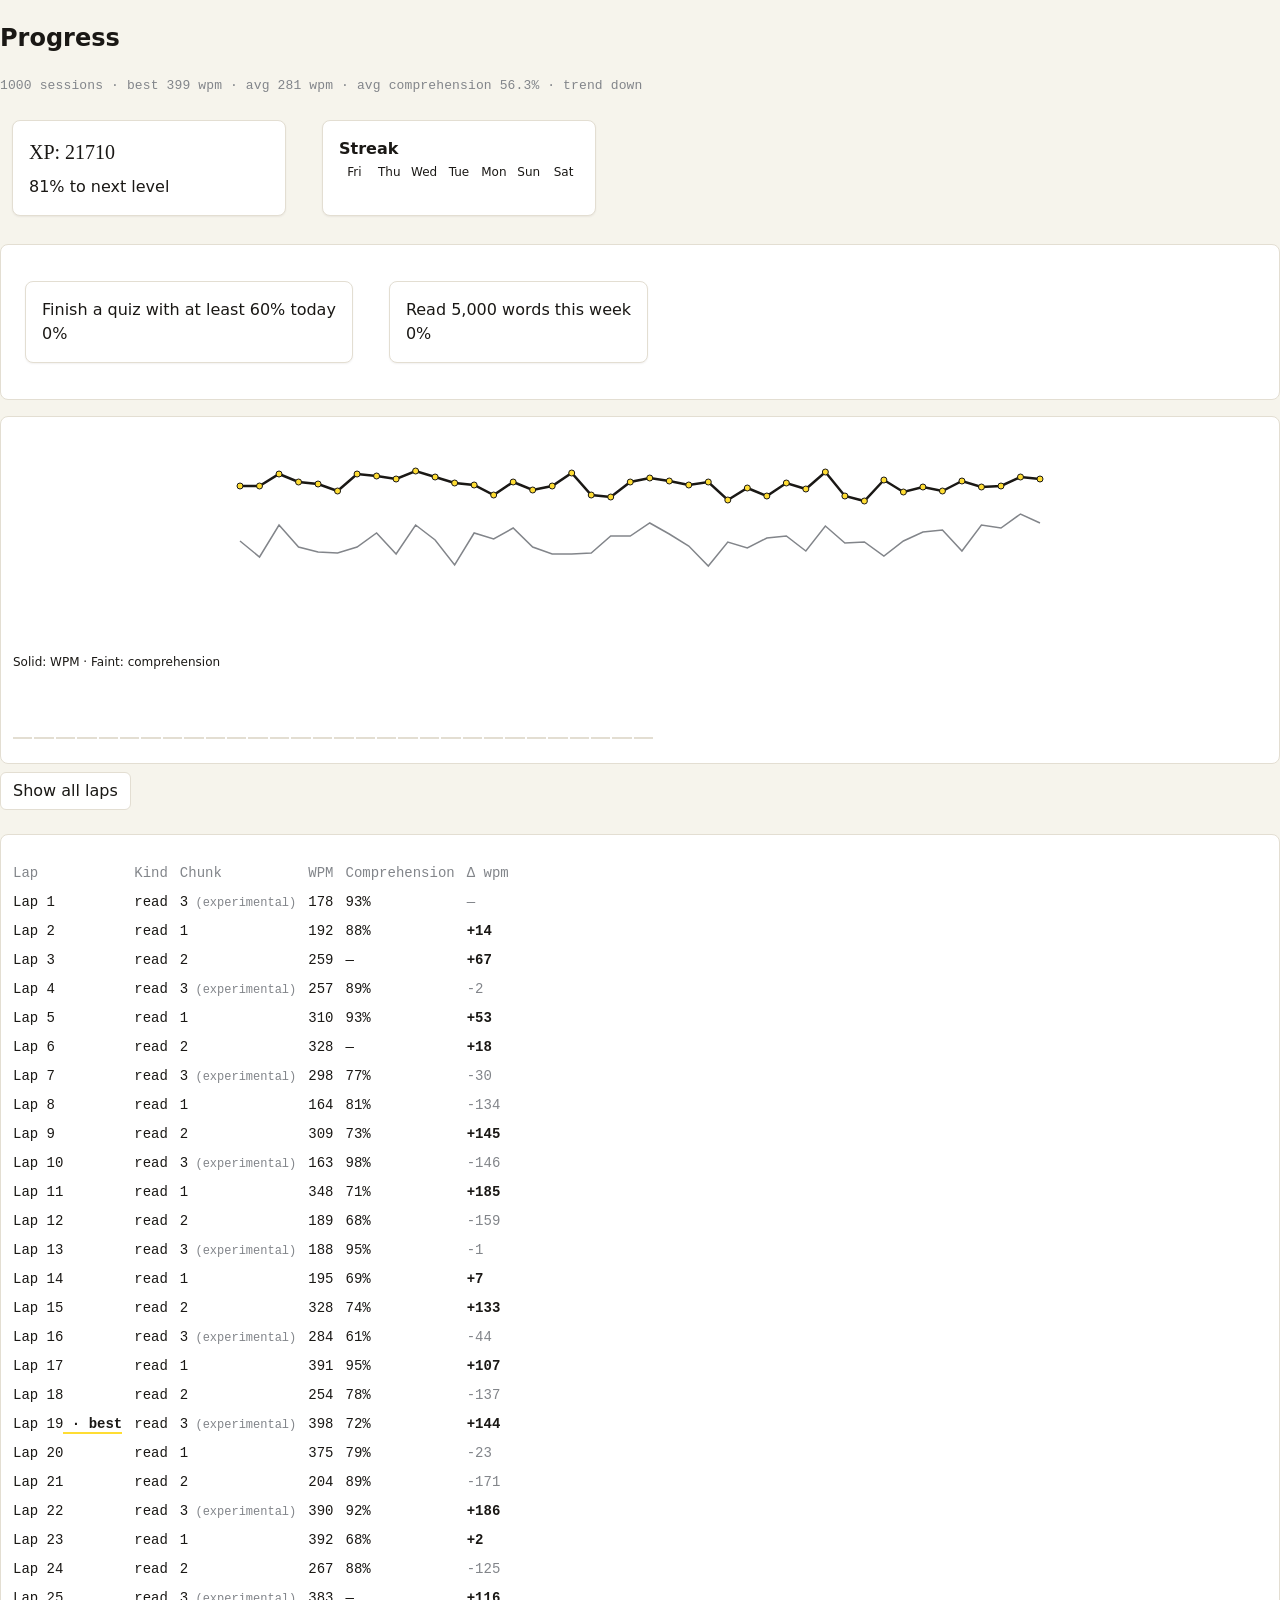
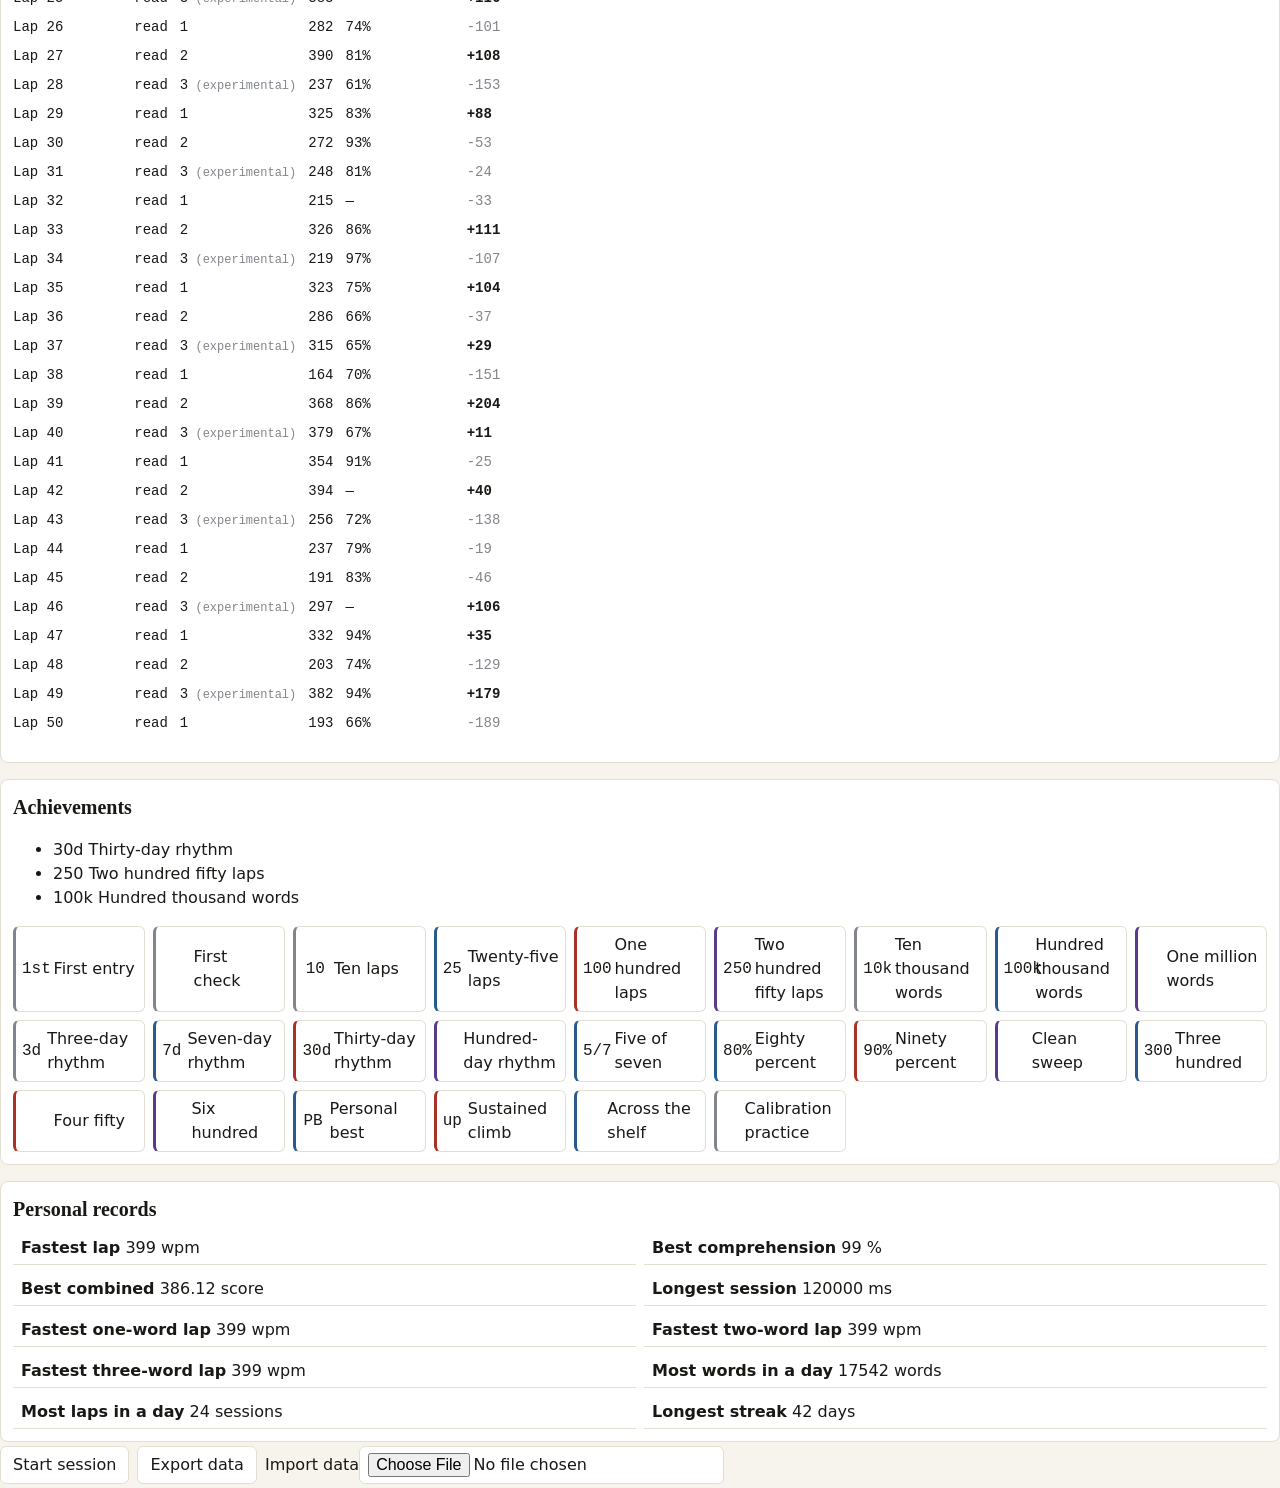
<file: test/harness/dashboard-perf.html>
<!doctype html>
<html lang="en">
<head>
  <meta charset="utf-8" />
  <title>dashboard perf harness</title>
  <meta name="viewport" content="width=device-width, initial-scale=1" />
  <link rel="stylesheet" href="../../styles/tokens.css" />
  <link rel="stylesheet" href="../../styles/app.css" />
</head>
<body>
  <div id="root"></div>
  <script type="module">
    import { createDashboard } from '../../src/ui/dashboard.js';

    // Deterministic 1000-session fixture (mulberry32, fixed seed).
    const mulberry32 = (a) => () => {
      let t = a += 0x6D2B79F5;
      t = Math.imul(t ^ (t >>> 15), t | 1);
      t ^= t + Math.imul(t ^ (t >>> 7), t | 61);
      return ((t ^ (t >>> 14)) >>> 0) / 4294967296;
    };
    const rand = mulberry32(7);
    const base = new Date('2025-06-01T00:00:00Z').getTime();
    const sessions = [];
    for (let i = 0; i < 1000; i++) {
      const startedAt = base + i * 3600 * 1000;
      sessions.push({
        id: `p${i}`, kind: i === 0 ? 'baseline' : 'read', textId: 't1',
        chapterIndex: 0, chunkSize: 1 + (i % 3), targetWpm: 300,
        startedAt, endedAt: startedAt + 120000,
        wordCount: Math.floor(300 + rand() * 700),
        elapsedMs: 120000, wpm: Math.floor(160 + rand() * 240),
        quizId: null,
        correct: null, total: null,
        comprehensionPct: rand() < 0.7 ? Math.floor(60 + rand() * 40) : null,
      });
    }

    const view = createDashboard(document.getElementById('root'), {});
    const t0 = performance.now();
    view.render({ sessions, quizzes: [], suggestion: null });
    const renderMs = performance.now() - t0;
    const rows = document.querySelectorAll('#root .dashboard-table tr').length;

    window.__HARNESS__ = {
      ok: true,
      checks: [
        { name: 'renderMs', ok: renderMs < 100, detail: `${Math.round(renderMs * 10) / 10}ms for 1000 sessions` },
        { name: 'recent-50 cap', ok: rows <= 51, detail: `${rows} table rows (header + ≤50)` },
        { name: 'trends present', ok: !!document.querySelector('#root .viz-chart') && !!document.querySelector('#root .words-bars'), detail: 'chart + bars' },
        { name: 'records present', ok: document.querySelectorAll('#root .record-item').length === 10, detail: '10 records' },
      ],
    };
  </script>
</body>
</html>
</file>
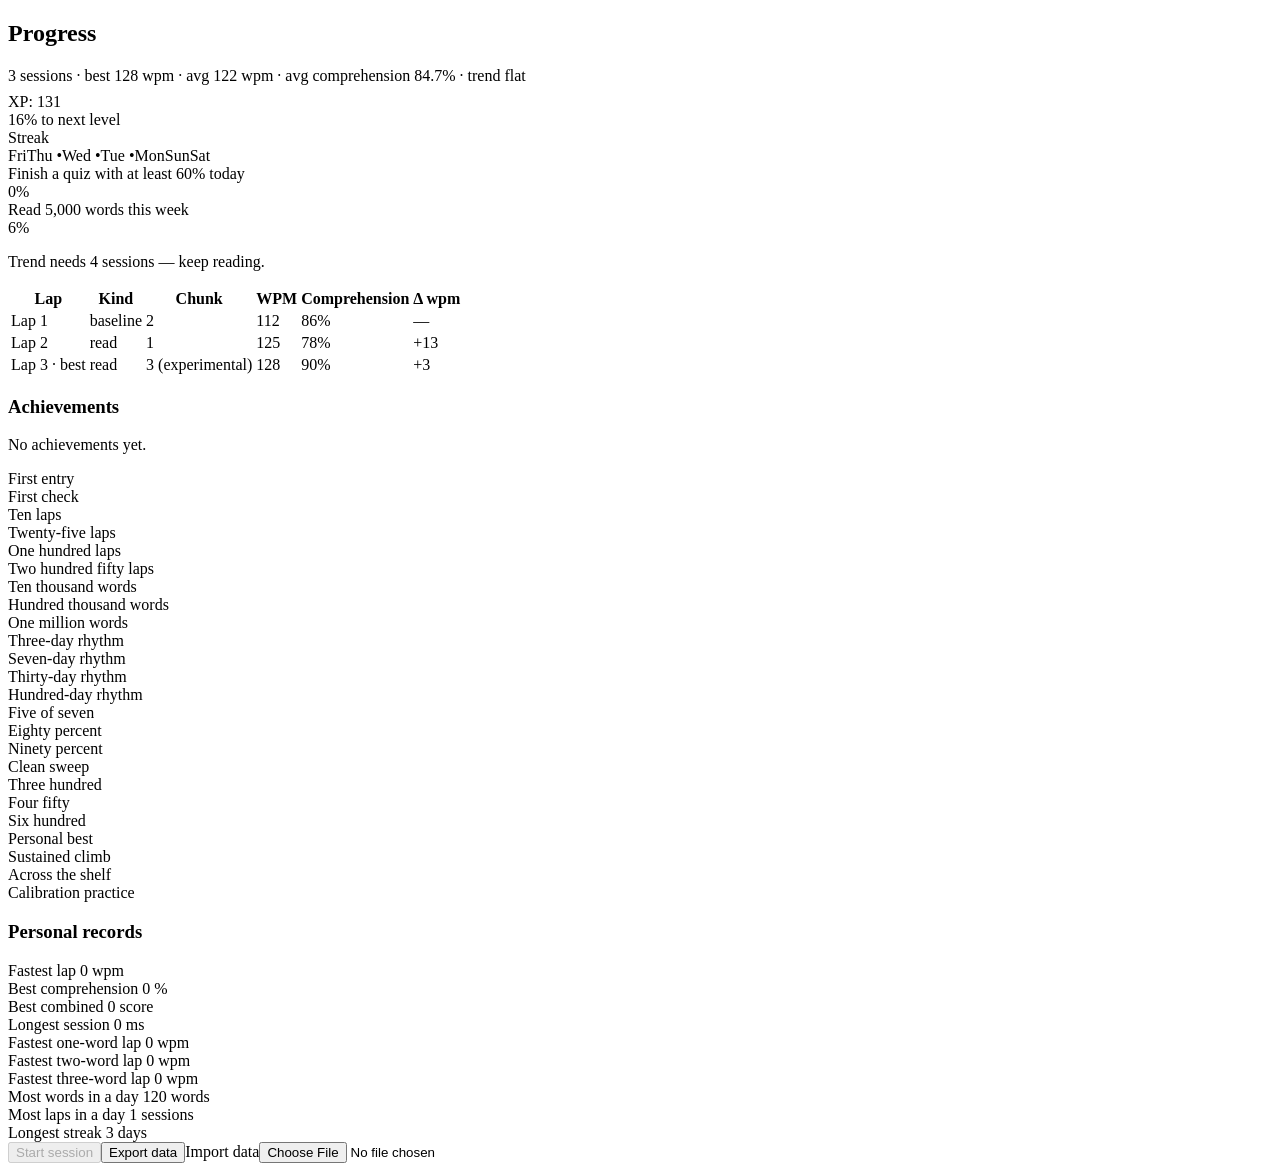
<file: test/harness/dashboard.html>
<!doctype html>
<html lang="en">
<head>
  <meta charset="utf-8" />
  <meta name="viewport" content="width=device-width, initial-scale=1" />
  <title>Dashboard Harness</title>
  <style>
    .dashboard-root { font-family: Arial, sans-serif; padding: 16px; }
    .dashboard-summary { margin: 8px 0; }
    .summary-line { display: flex; gap: 12px; align-items: center; }
    .stat { font-weight: bold; }
    .legend { font-size: 12px; color: #666; }
    .sessions-table { width: 100%; border-collapse: collapse; margin-top: 8px; }
    .sessions-table th, .sessions-table td { border: 1px solid #ddd; padding: 6px 8px; }
    .btn { padding: 6px 12px; border: 1px solid #ccc; background: #f6f6f6; cursor: pointer; }
    .badge { padding: 2px 6px; border-radius: 4px; background: #eee; font-size: 12px; }
    .badge.trend.up { background: #c8f0c8; }
    .badge.trend.flat { background: #eee; }
    .badge.trend.down { background: #f9d6d6; }
  </style>
</head>
<body>
  <div id="root"></div>
  <script type="module">
    import { createDashboard } from "../../src/ui/dashboard.js";

    const root = document.getElementById('root');
    const dash = createDashboard(root, {
      onStartSession: (textId) => console.log('start', textId),
      onExport: () => console.log('export'),
      onImportJson: (json) => console.log('import', json),
      onAcceptWpm: (n) => console.log('accepted wpm', n)
    });

    const now = Date.now();
    const sessions = [
      { startedAt: now - 86400000, kind: 'baseline', chunkSize: 2, targetWpm: 110, wpm: 112, wordCount: 120, elapsedMs: 60000, comprehensionPct: 86 },
      { startedAt: now - 2*86400000, kind: 'read', chunkSize: 1, targetWpm: 120, wpm: 125, wordCount: 90, elapsedMs: 50000, comprehensionPct: 78 },
      { startedAt: now - 3*86400000, kind: 'read', chunkSize: 3, targetWpm: 130, wpm: 128, wordCount: 100, elapsedMs: 70000, comprehensionPct: 90 }
    ];
    dash.render({ sessions });
  </script>
</body>
</html>
</file>
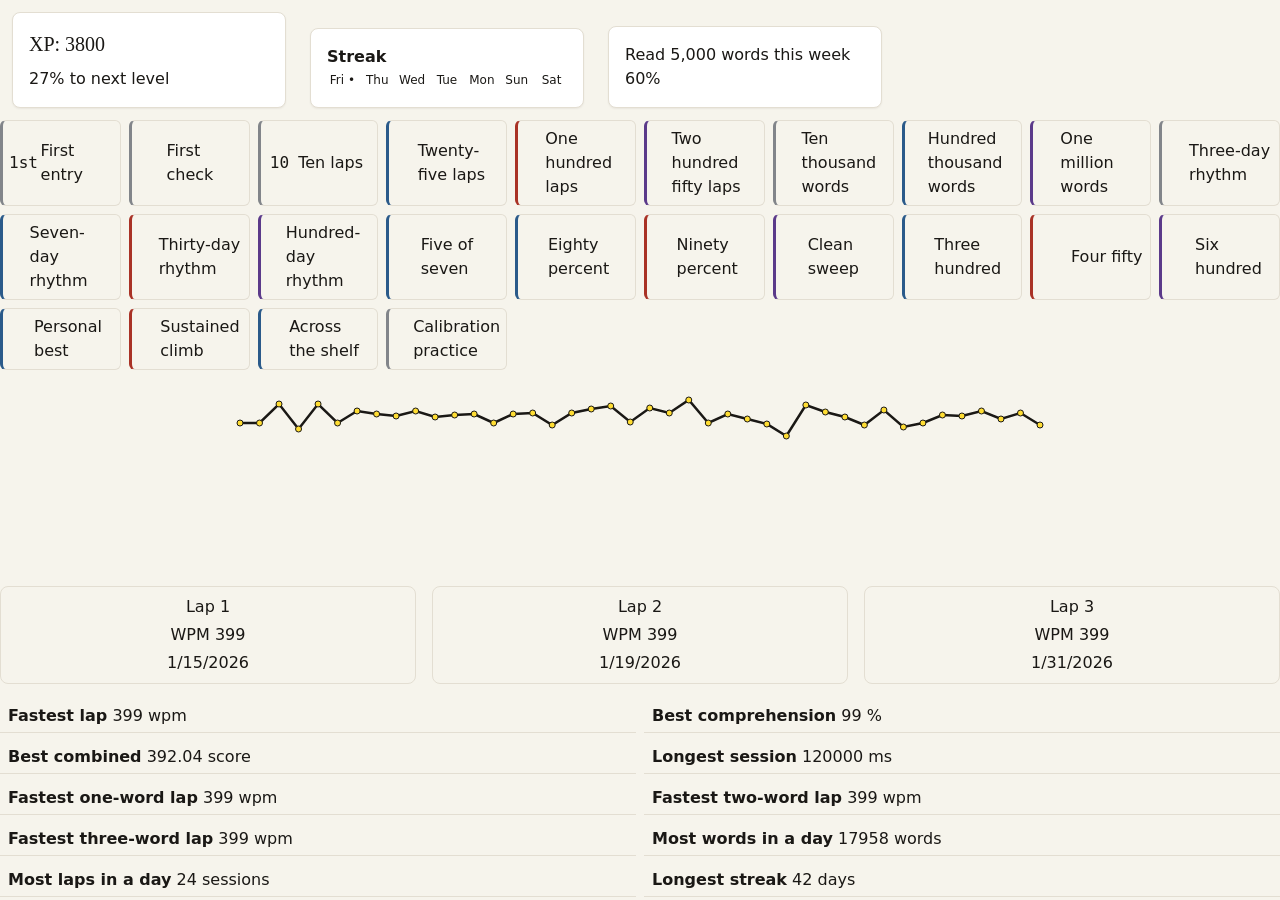
<file: test/harness/gamify.html>
<!doctype html>
<html lang="en">
<head>
  <meta charset="utf-8" />
  <title>gamify harness</title>
  <meta name="viewport" content="width=device-width, initial-scale=1" />
  <link rel="stylesheet" href="../../styles/tokens.css" />
  <link rel="stylesheet" href="../../styles/app.css" />
</head>
<body>
  <div id="root"></div>
  <div id="viz-root"></div>

  <script type="module">
    import { xpCard, streakCard, challengeCard, achievementGrid, unlockMoment } from '../../src/ui/gamify-cards.js';
    import { ACHIEVEMENTS } from '../../src/lib/achievements.js';
    import { wpmChart, bestPodium, recordsList } from '../../src/ui/gamify-viz.js';
    import { personalRecords, RECORD_IDS } from '../../src/lib/records.js';

    const checks = [];
    const record = (name, ok, detail) => checks.push({ name, ok: !!ok, detail: String(detail ?? '') });
    const root = document.getElementById('root');

    // ---- cards (M-G04 contract) ----
    const xpNode = xpCard({ xp: 3800 });
    root.appendChild(xpNode);
    const xpBar = xpNode.querySelector('[role="progressbar"]');
    record('xp-card name', (xpNode.getAttribute('aria-label') || '').includes('3800'), xpNode.getAttribute('aria-label'));
    record('xp progressbar values', xpBar && xpBar.getAttribute('aria-valuenow') !== null
      && xpBar.getAttribute('aria-valuemin') === '0' && xpBar.getAttribute('aria-valuemax') === '100',
      `now=${xpBar && xpBar.getAttribute('aria-valuenow')}`);

    const pad = (n) => String(n).padStart(2, '0');
    const d = new Date();
    const localKey = `${d.getFullYear()}-${pad(d.getMonth() + 1)}-${pad(d.getDate())}`;
    const dayMap = new Map([[localKey, { count: 1 }]]);
    const streakNode = streakCard({ todayKey: localKey, dayMap });
    root.appendChild(streakNode);
    const cells = [...streakNode.querySelectorAll('.streak-cell')];
    record('streak 7 text labels', cells.length === 7 && cells.every((c) => /Sun|Mon|Tue|Wed|Thu|Fri|Sat/.test(c.textContent)),
      cells.map((c) => c.textContent).join(','));
    record('streak today marked', cells.some((c) => c.textContent.includes('•')), cells.map((c) => c.textContent).join(','));

    const chNode = challengeCard({ title: 'Read 5,000 words this week' }, { pct: 60 });
    root.appendChild(chNode);
    const chBar = chNode.querySelector('[role="progressbar"]');
    record('challenge progressbar', chBar && chBar.getAttribute('aria-valuenow') === '60',
      `now=${chBar && chBar.getAttribute('aria-valuenow')}`);

    const unlocked = ['first-session', 'sessions-10'];
    const grid = achievementGrid(ACHIEVEMENTS, unlocked);
    root.appendChild(grid);
    const glyphs = [...grid.querySelectorAll('.glyph')].map((g) => g.textContent);
    record('glyph text for unlocked', glyphs.includes('1st') && glyphs.includes('10'), glyphs.join(','));
    record('rarity classes', ['common', 'uncommon', 'rare', 'epic'].every((r) => grid.querySelector(`.rarity-${r}`)),
      `${grid.querySelectorAll('[class*="rarity-"]').length} rarity-marked`);
    record('hidden locked absent', !grid.textContent.includes('The return') && !grid.textContent.includes('ret'),
      'comeback filtered while locked');
    const grid2 = achievementGrid(ACHIEVEMENTS, [...unlocked, 'comeback']);
    record('hidden shown once unlocked', grid2.textContent.includes('The return'), 'comeback visible after unlock');

    const unlock1 = unlockMoment({ id: 'first-session', title: 'First entry' });
    if (unlock1) root.appendChild(unlock1);
    const unlockAgain = unlockMoment({ id: 'first-session', title: 'First entry' });
    record('unlock once', !!unlock1 && unlockAgain === null, unlockAgain === null ? 'second call null' : 'second call rendered');
    const btn = unlock1 && unlock1.querySelector('button.dismiss');
    if (btn) btn.click();
    record('unlock dismissible', !unlock1.isConnected, unlock1.isConnected ? 'still in DOM' : 'removed');
    record('no focus theft', document.activeElement === document.body, String(document.activeElement && document.activeElement.tagName));

    // ---- viz (M-G05 contract): deterministic 1000-session fixture ----
    const mulberry32 = (a) => () => {
      let t = a += 0x6D2B79F5;
      t = Math.imul(t ^ (t >>> 15), t | 1);
      t ^= t + Math.imul(t ^ (t >>> 7), t | 61);
      return ((t ^ (t >>> 14)) >>> 0) / 4294967296;
    };
    const rand = mulberry32(42);
    const base = new Date('2026-01-01T00:00:00Z').getTime();
    const sessions = [];
    for (let i = 0; i < 1000; i++) {
      sessions.push({
        id: `s${i}`,
        endedAt: base + i * 3600 * 1000,
        wpm: Math.floor(160 + rand() * 240),
        comprehensionPct: Math.floor(60 + rand() * 40),
        elapsedMs: 120000,
        chunkSize: 1 + (i % 3),
        words: Math.floor(300 + rand() * 700),
      });
    }
    const vizDayMap = new Map();
    for (const s of sessions) {
      const key = new Date(s.endedAt).toISOString().slice(0, 10);
      const e = vizDayMap.get(key) ?? { words: 0, count: 0 };
      e.words += s.words; e.count += 1;
      vizDayMap.set(key, e);
    }

    const vizRoot = document.getElementById('viz-root');
    const chart = wpmChart(sessions, { maxPoints: 120 });
    vizRoot.appendChild(chart);
    const circles = [...chart.querySelectorAll('circle')];
    record('chart <= 120 points', circles.length > 0 && circles.length <= 120, `${circles.length} points`);
    record('chart point titles', circles.every((c) => { const t = c.querySelector('title'); return t && /WPM/.test(t.textContent); }),
      `${circles.filter((c) => c.querySelector('title')).length}/${circles.length} titled`);
    record('chart a11y', chart.getAttribute('role') === 'img' && !!chart.getAttribute('aria-label'), chart.getAttribute('aria-label'));
    const firstCircle = circles[0];
    record('chart SVG namespace (renders, not just DOM)',
      firstCircle && firstCircle.namespaceURI === 'http://www.w3.org/2000/svg',
      firstCircle ? firstCircle.namespaceURI : 'no circles');
    record('chart points paint (non-zero bounds)',
      firstCircle && firstCircle.getBoundingClientRect().width > 0,
      firstCircle ? `w=${firstCircle.getBoundingClientRect().width}` : 'no circles');

    const chart2 = wpmChart(sessions, { maxPoints: 120 });
    const titles1 = circles.map((c) => c.querySelector('title').textContent).join('|');
    const titles2 = [...chart2.querySelectorAll('circle')].map((c) => c.querySelector('title').textContent).join('|');
    record('chart deterministic', titles1 === titles2 && circles.length === chart2.querySelectorAll('circle').length,
      `${circles.length} points, stable titles`);
    record('chart day buckets (ADR-25)', circles.length <= 120
      && circles.every((c) => /^\d+ WPM on \d{4}-\d{2}-\d{2}$/.test(c.querySelector('title').textContent)),
      `${circles.length} day buckets`);
    const wide = [];
    for (let i = 0; i < 130; i++) {
      wide.push({ id: `w${i}`, endedAt: base + i * 86400 * 1000, wpm: 200 + (i % 50), comprehensionPct: 80, elapsedMs: 60000, chunkSize: 1, words: 400 });
    }
    const wideChart = wpmChart(wide, { maxPoints: 120 });
    const wideTitles = [...wideChart.querySelectorAll('circle')].map((c) => c.querySelector('title').textContent);
    record('chart week buckets (ADR-25)', wideTitles.length <= 120 && wideTitles.length > 0
      && wideTitles.every((t) => /w\/c \d{4}-\d{2}-\d{2}$/.test(t)), `${wideTitles.length} week buckets`);

    const podium = bestPodium(sessions);
    vizRoot.appendChild(podium);
    const slots = [...podium.querySelectorAll('.podium-slot')];
    record('podium 3 slots', slots.length === 3, slots.map((s) => s.textContent.trim().slice(0, 24)).join(' / '));

    const recs = recordsList(personalRecords(sessions, { dayMap: vizDayMap }));
    vizRoot.appendChild(recs);
    const ids = [...recs.querySelectorAll('.record-item')].map((el) => el.getAttribute('data-id'));
    record('records all 10 ids', RECORD_IDS.every((id) => ids.includes(id)), ids.join(','));
    record('records label+value', [...recs.querySelectorAll('.record-item')].every((el) =>
      (el.querySelector('.record-label') || {}).textContent && (el.querySelector('.record-value') || {}).textContent.trim()),
      `${ids.length} items with label+value`);

    const emptyChart = wpmChart([], { maxPoints: 120 });
    record('empty state text', /No sessions yet/.test(emptyChart.textContent) && emptyChart.querySelector('svg') === null, emptyChart.textContent.trim());
    const singleChart = wpmChart([sessions[0]], { maxPoints: 120 });
    record('single session one point', singleChart.querySelectorAll('circle').length === 1, '1 circle');
    record('no NaN anywhere', !/NaN/.test(vizRoot.innerHTML + emptyChart.textContent + singleChart.innerHTML), 'clean');

    const emptyPodium = bestPodium([]);
    record('podium empty placeholders', emptyPodium.querySelectorAll('.podium-slot').length === 3
      && emptyPodium.querySelectorAll('.placeholder').length === 3, '3 placeholders');

    window.__HARNESS__ = { ok: checks.every((c) => c.ok), checks };
  </script>
</body>
</html>
</file>
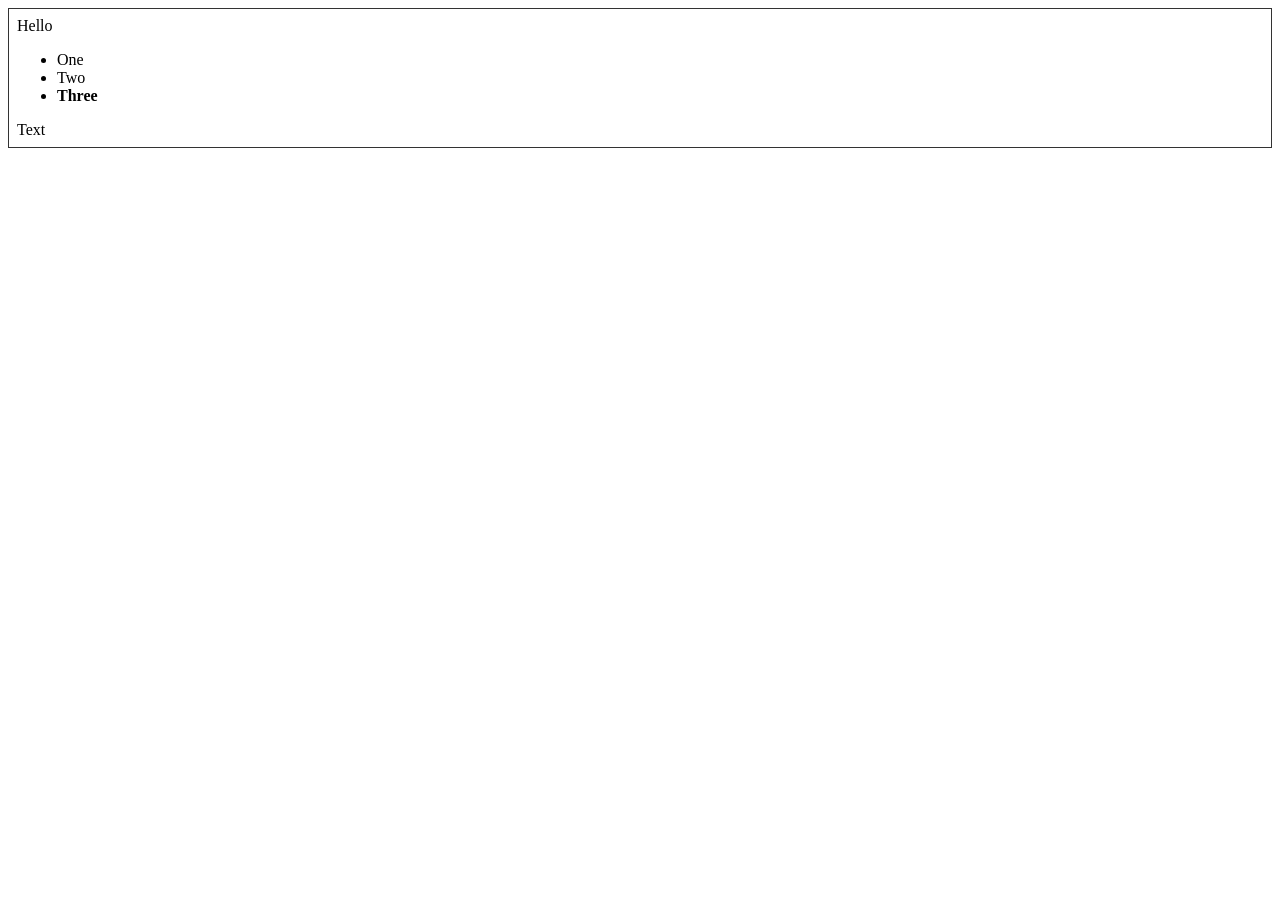
<file: test/harness/h.html>
<!doctype html>
<html>
  <head>
    <meta charset="utf-8" />
    <title>h() harness</title>
    <style>
      .container { padding: 8px; border: 1px solid #333; }
    </style>
  </head>
  <body>
    <div id="root"></div>
    <script type="module">
      import { h } from "/src/ui/h.js";

      // Small harness: build a nested DOM tree and perform lightweight assertions
      let clickCount = 0;
      const onClick = () => { clickCount += 1; };

      const tree =
        h('div', { class: 'container', on: { click: onClick } },
          h('span', null, 'Hello'),
          h('ul', null,
            h('li', null, 'One'),
            h('li', null, ['Two']),
            h('li', null, h('strong', null, 'Three'))
          ),
          'Text'
        );

      document.getElementById('root').appendChild(tree);

      // Basic checks (will run in browser, not in Node import context)
      const ok = !!document.querySelector('div.container');
      const span = document.querySelector('div.container > span');
      const lis = document.querySelectorAll('div.container ul li');
      const hasText = document.body.textContent.includes('Text');

      // Expose result in DOM for potential debugging
      document.documentElement.setAttribute('data-harness-ok', String(ok && span && lis.length === 3 && hasText));
      // Attach a click to verify listener wiring (optional in headless test)
      tree.click(); // simulate click listener invocation if browser supports programmatic events
    </script>
  </body>
  </html>
</file>
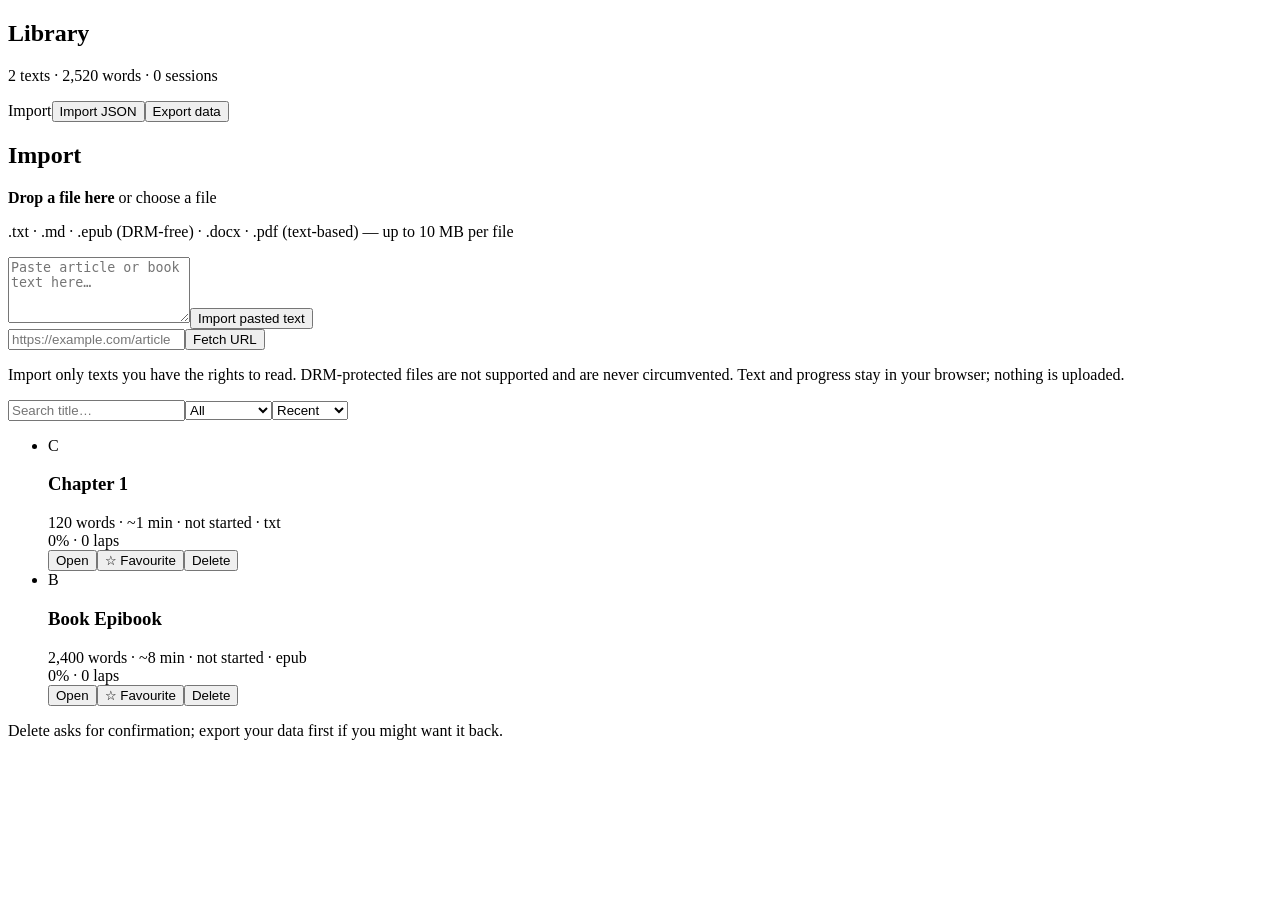
<file: test/harness/library.html>
<!doctype html>
<html>
  <head>
    <meta charset="UTF-8" />
    <title>Library Harness</title>
  </head>
  <body>
    <!-- Root required by contract: #view-library section element -->
    <section id="view-library" aria-label="Library View" class="view-library"></section>

    <script type="module">
      // Import the UI library module (ESM)
      import { createLibraryView } from '../../src/ui/library.js';

      const root = document.getElementById('view-library');

      const handlers = {
        onImportFile: (f) => console.log('importFile', f.name),
        onOpenText: (id) => console.log('open', id),
        onDeleteText: (id) => console.log('delete', id),
        onExport: () => console.log('export'),
        onImportJson: (json) => console.log('importJson', json)
      };

      const view = createLibraryView(root, handlers);

      const sample = [
        { id: 't1', title: 'Chapter 1', source: 'txt', wordCount: 120 },
        { id: 't2', title: 'Book Epibook', source: 'epub', wordCount: 2400 }
      ];

      // Render initial data
      view.render(sample);
    </script>
  </body>
  </html>
</file>
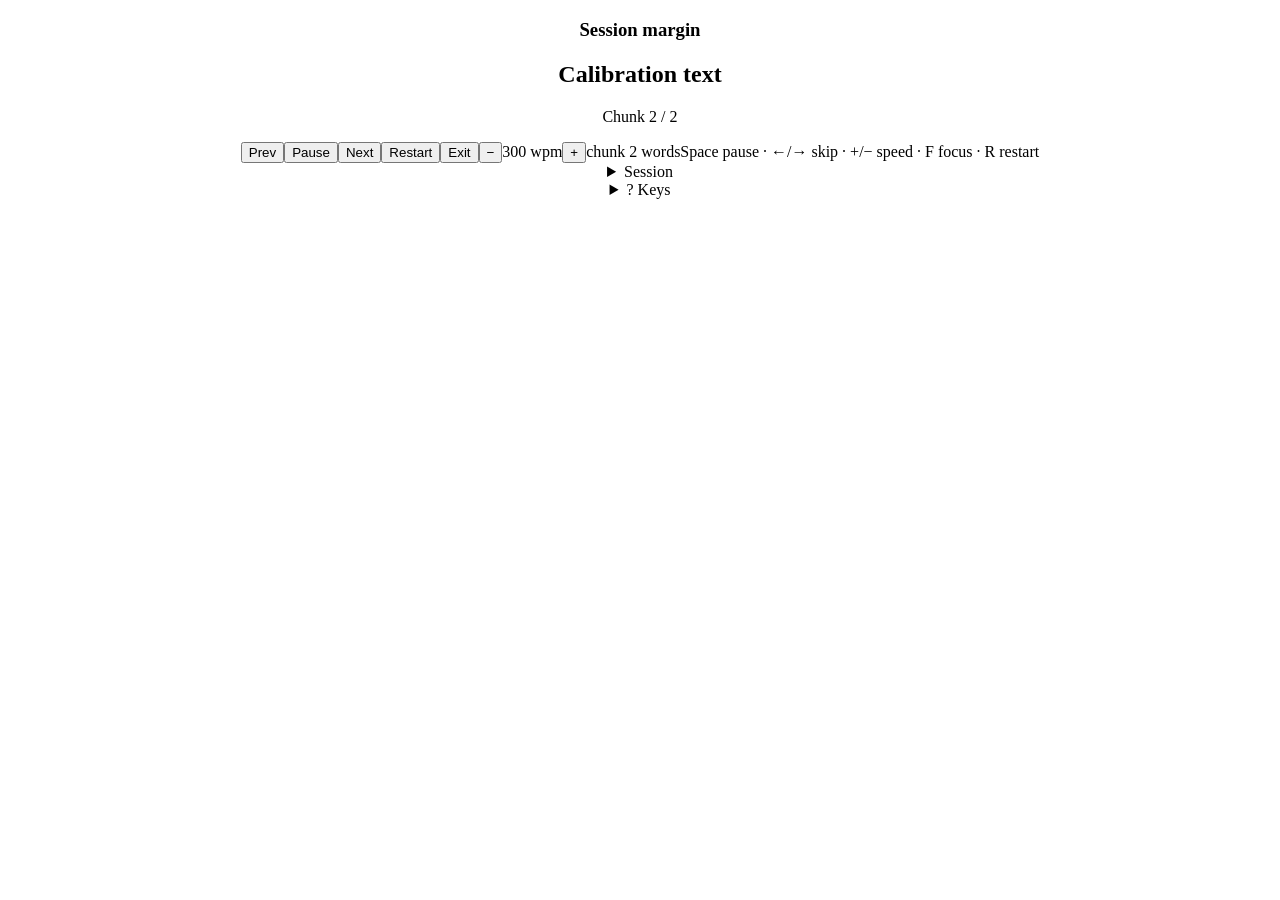
<file: test/harness/player-view.html>
<!doctype html>
<html>
  <head>
    <meta charset="utf-8" />
    <title>Player View Harness</title>
  </head>
  <body>
    <section id="view-player"></section>
    <script type="module">
      import { createPlayerView } from '../../src/ui/player-view.js';
      import { createPlayer } from '../../src/lib/player.js';
      import { tokenize, chunk } from '../../src/lib/text.js';

      const root = document.getElementById('view-player');
      const view = createPlayerView(root, {
        onSessionEnd: (payload) => console.log('[HARNESS] sessionEnd', payload),
        onExit: () => console.log('[HARNESS] exit() called'),
        onSettingsChange: (partial) => console.log('[HARNESS] settings-change', partial),
      });

      const text = {
        title: 'Calibration text',
        text: 'This is the first sentence. Here is another one! And a third.',
      };
      const chunks = chunk(tokenize(text.text), { size: 2 });
      const player = createPlayer({ chunks, wpm: 300 });

      // Real API: subscribe to the player's real events; playback is user-driven (Space / Play).
      player.on('chunk', (event) => console.log('[HARNESS] chunk', event.index));
      player.on('end', () => console.log('[HARNESS] end'));

      view.start({ player, text });
      view.renderSettings({ fontScale: 1, textAlign: 'center', orpEnabled: true, chunkSize: 2, reducedMotion: 'auto', wpm: 300 });
    </script>
  </body>
</html>
</file>
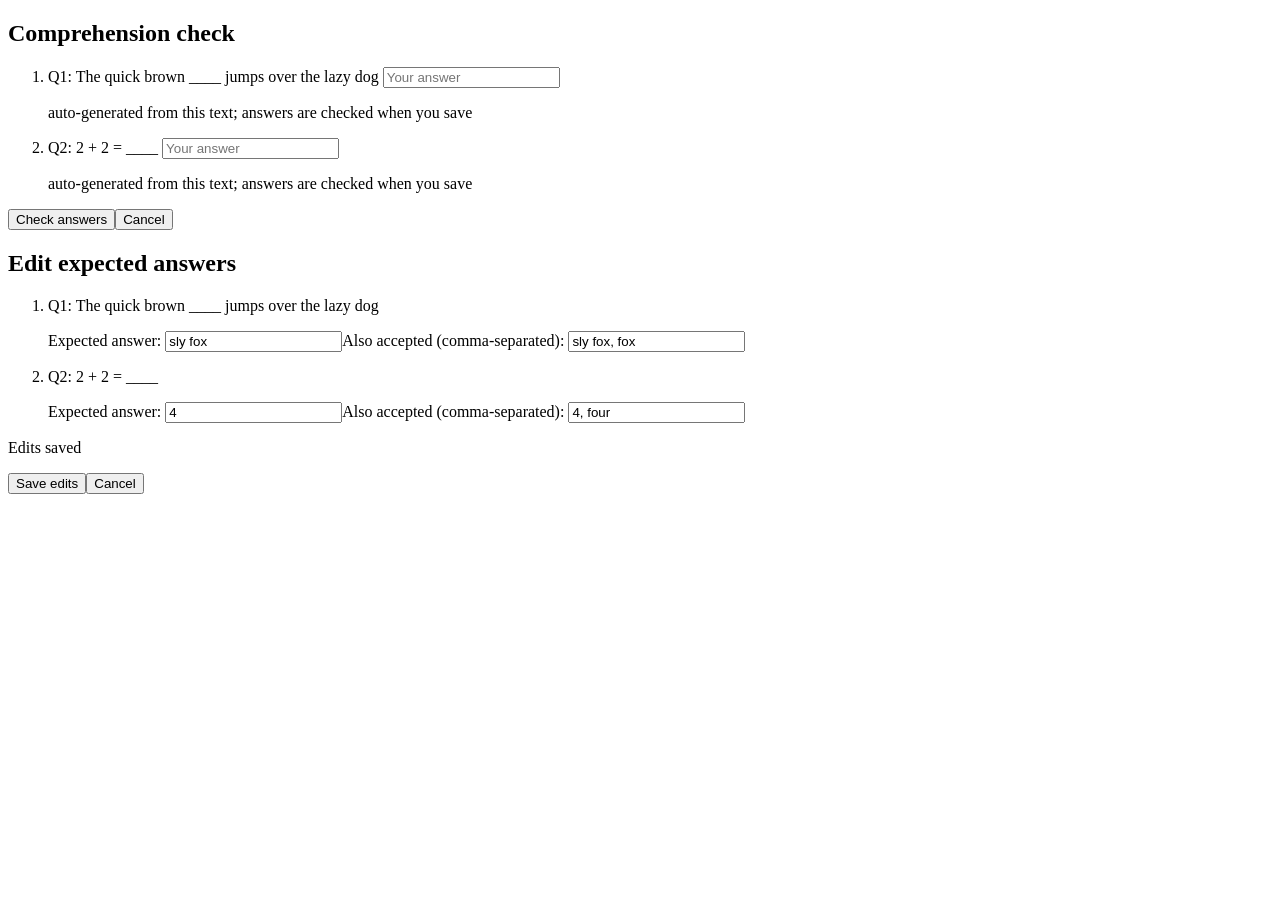
<file: test/harness/quiz-authoring.html>
<!doctype html>
<html>
  <head>
    <meta charset="utf-8" />
    <title>Quiz Authoring Harness</title>
    <style>
      [hidden] { display: none !important; }
    </style>
  </head>
  <body>
    <section id="view-quiz"></section>
    <section id="authoring-root"></section>
    <script type="module">
      import { createQuizView } from '../../src/ui/quiz-view.js';

      const sampleQuiz = {
        id: 'sample-quiz-2',
        textId: 't1',
        seed: 7,
        questions: [
          { id: 'q1', kind: 'cloze', sentence: 'The quick brown ____ jumps over the lazy dog', answer: 'fox', accepted: ['fox', 'feline'], candidates: ['fox', 'dog'] },
          { id: 'q2', kind: 'cloze', sentence: '2 + 2 = ____', answer: '4', accepted: ['4', 'four'], candidates: ['3', '4'] },
        ],
      };

      window.__results = {};
      const authoringRoot = document.getElementById('authoring-root');
      const answeringRoot = document.getElementById('view-quiz');

      const authoringView = createQuizView(authoringRoot, {
        onSave: (payload) => { window.__results.authoringSave = payload; },
        onCancel: () => {},
      });
      authoringView.startAuthoring(sampleQuiz);

      const answeringView = createQuizView(answeringRoot, {
        onSave: (payload) => { window.__results.answeringSave = payload; },
        onCancel: () => {},
      });
      answeringView.start(sampleQuiz);

      window.__results.prefilled = [...authoringRoot.querySelectorAll('.authoring-answer')].map((i) => i.value);
      window.__results.authoringAccepted = [...authoringRoot.querySelectorAll('.authoring-accepted')].map((i) => i.value);
      window.__results.answeringValues = [...answeringRoot.querySelectorAll('input.quiz-answer')].map((i) => i.value);
      window.__results.answeringDomHasExpected = ['fox', 'feline', '4', 'four'].some((word) =>
        answeringRoot.textContent.includes(word));

      // Edit then save through the real form submit path.
      authoringRoot.querySelectorAll('.authoring-answer')[0].value = 'sly fox';
      authoringRoot.querySelectorAll('.authoring-accepted')[0].value = 'sly fox, fox';
      authoringRoot.querySelector('form').dispatchEvent(new Event('submit', { bubbles: true, cancelable: true }));
      window.__results.done = true;
    </script>
  </body>
  </html>
</file>
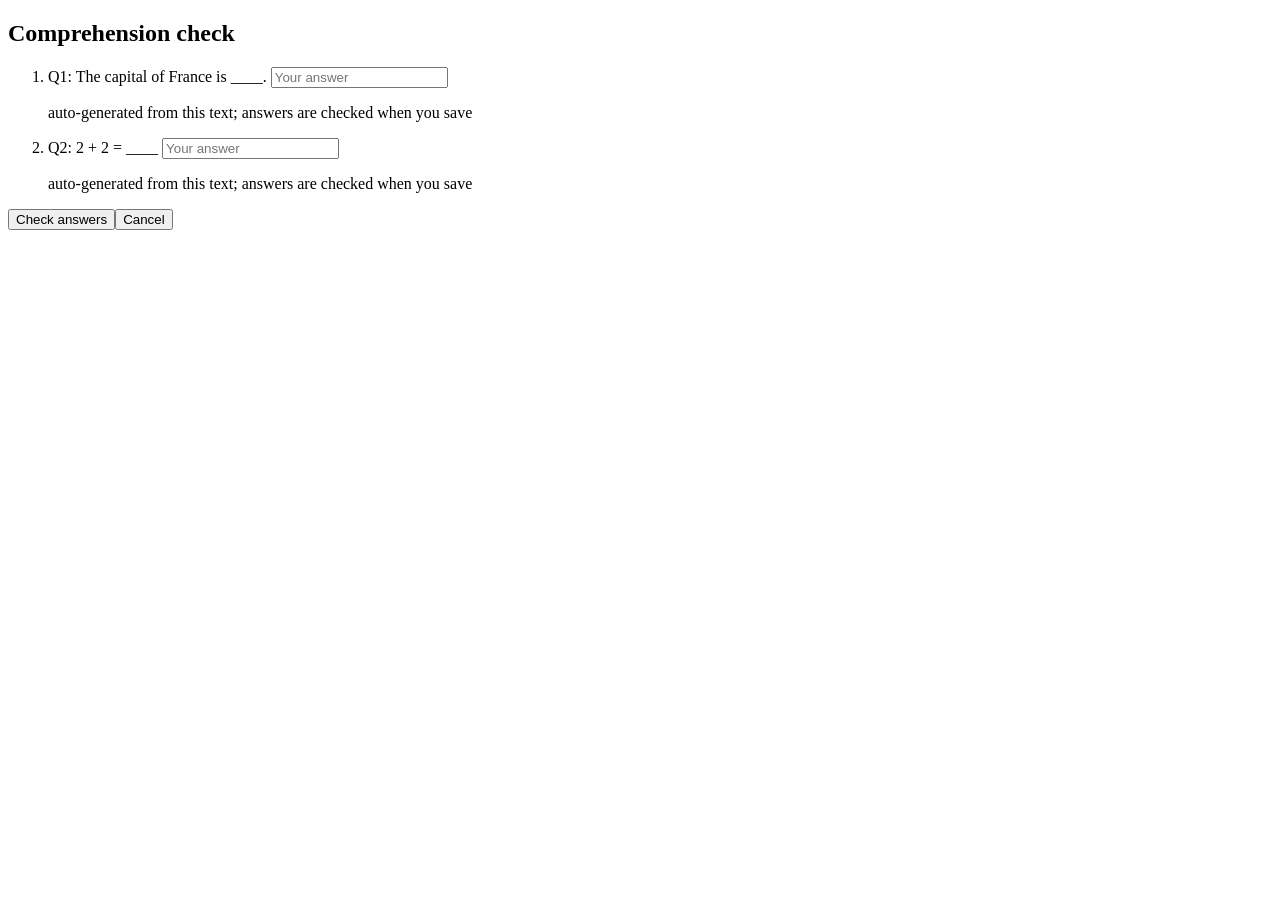
<file: test/harness/quiz-view.html>
<!doctype html>
<html>
  <head>
    <meta charset="utf-8" />
    <title>Quiz View Harness</title>
  </head>
  <body>
    <div id="view-quiz" class="quiz-root"></div>
    <script type="module">
      import { createQuizView } from '../../src/ui/quiz-view.js';

      const root = document.getElementById('view-quiz');
      // Simple onSave/onCancel handlers for harness
      const onSave = (quiz) => {
        console.log('quiz saved', quiz);
      };
      const onCancel = () => {
        console.log('quiz canceled');
      };

      const view = createQuizView(root, { onSave, onCancel });

      const sample = {
        questions: [
          {
            id: 'q1',
            kind: 'cloze',
            sentence: 'The capital of France is ____.',
            answer: 'Paris',
            accepted: ['Paris'],
            candidates: ['Paris', 'Lyon', 'Marseille']
          },
          {
            id: 'q2',
            kind: 'cloze',
            sentence: '2 + 2 = ____',
            answer: '4',
            accepted: ['4'],
            candidates: ['3', '4', '5']
          }
        ]
      };

      view.start(sample);
    </script>
  </body>
  </html>
</file>
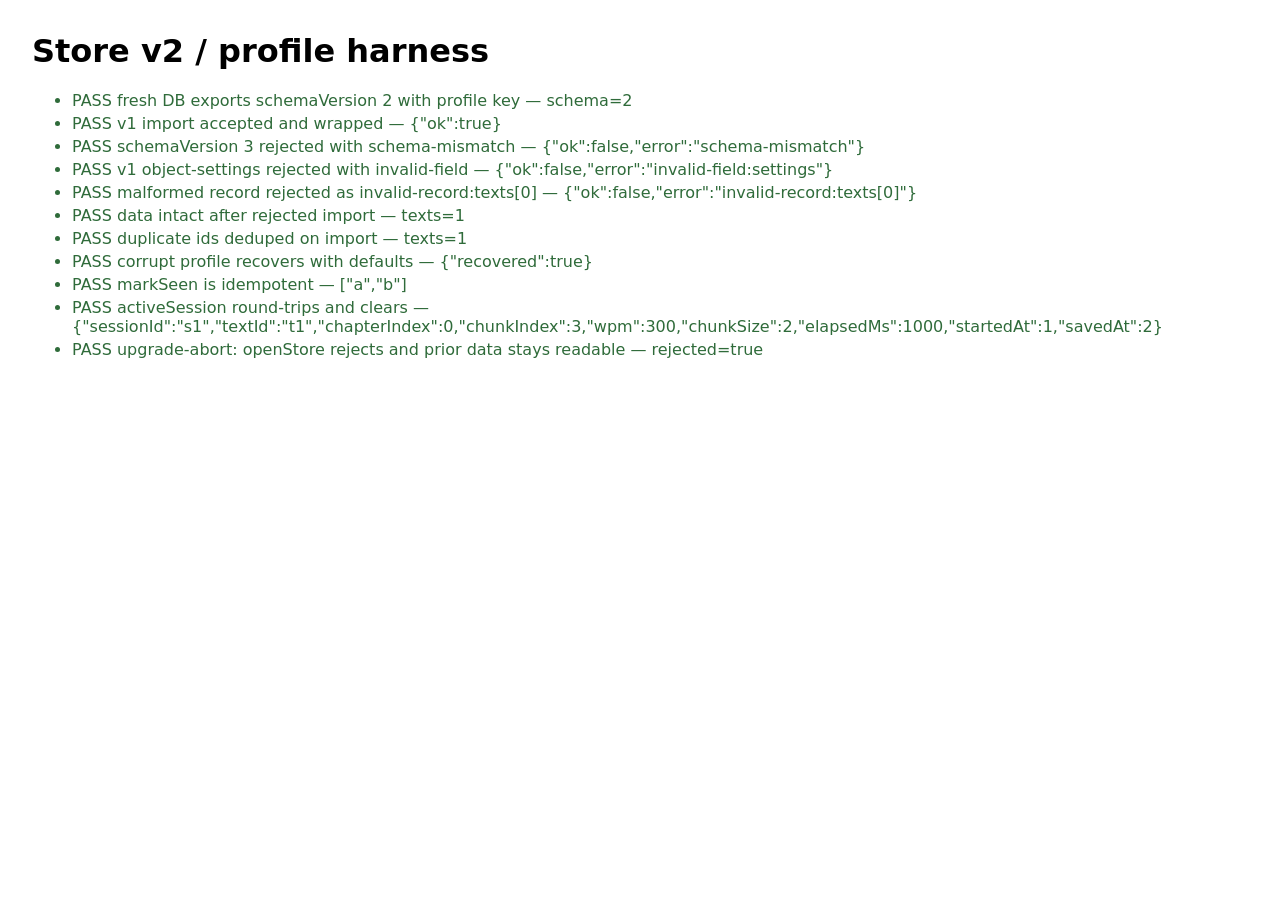
<file: test/harness/store-v2.html>
<!doctype html>
<html lang="en">
<head>
  <meta charset="utf-8" />
  <title>Store v2 harness</title>
  <style>
    body { font-family: system-ui, sans-serif; margin: 2rem; }
    li { margin: 0.25rem 0; }
    .ok { color: #2F6B3A; }
    .no { color: #A93226; }
  </style>
</head>
<body>
  <h1>Store v2 / profile harness</h1>
  <ul id="results"></ul>
  <script type="module">
    const checks = [];
    const record = (name, ok, detail = '') => checks.push({ name, ok, detail });

    const run = async () => {
      const { openStore } = await import('../../src/lib/store.js');
      const { createProfileRepository } = await import('../../src/lib/profile.js');

      // 1. fresh DB v2
      const store = await openStore();
      const fresh = await store.exportAll();
      record('fresh DB exports schemaVersion 2 with profile key', fresh.schemaVersion === 2 && 'profile' in fresh, `schema=${fresh.schemaVersion}`);

      // 2. v1 import wrapped into v2 defaults
      const v1 = {
        schemaVersion: 1,
        texts: [{ id: 't1', title: 'One', chapters: [] }],
        quizzes: [],
        sessions: [],
        settings: [],
      };
      const imported = await store.importAll(v1);
      const afterV1 = await store.exportAll();
      record('v1 import accepted and wrapped', imported.ok === true && afterV1.schemaVersion === 2 && afterV1.texts.some((t) => t.id === 't1'), JSON.stringify(imported));

      // 3. unknown/newer schema rejected readably
      const v3 = await store.importAll({ schemaVersion: 3, texts: [] });
      record('schemaVersion 3 rejected with schema-mismatch', v3.ok === false && v3.error === 'schema-mismatch', JSON.stringify(v3));

      // 3b. v1 with a non-array store field rejected readably (no crash)
      const v1bad = await store.importAll({ schemaVersion: 1, texts: [], quizzes: [], sessions: [], settings: { id: 'settings' } });
      record('v1 object-settings rejected with invalid-field', v1bad.ok === false && v1bad.error === 'invalid-field:settings', JSON.stringify(v1bad));

      // 4. malformed record rejected before clearing
      const malformed = await store.importAll({ schemaVersion: 2, texts: [{ nope: true }], quizzes: [], sessions: [], settings: [] });
      const afterMalformed = await store.exportAll();
      record('malformed record rejected as invalid-record:texts[0]', malformed.ok === false && /^invalid-record:texts\[0\]/.test(malformed.error), JSON.stringify(malformed));
      record('data intact after rejected import', afterMalformed.texts.some((t) => t.id === 't1'), `texts=${afterMalformed.texts.length}`);

      // 5. duplicate ids deduped
      const dup = await store.importAll({ schemaVersion: 2, texts: [{ id: 'd1', title: 'a' }, { id: 'd1', title: 'b' }], quizzes: [], sessions: [], settings: [] });
      const afterDup = await store.getAll('texts');
      record('duplicate ids deduped on import', dup.ok === true && afterDup.length === 1, `texts=${afterDup.length}`);

      // 6. corrupt profile -> defaults + recovered
      await store.put('profile', { id: 'local', schemaVersion: 99, junk: true });
      const repo = createProfileRepository(store, { profileId: 'local' });
      const recovered = await repo.load();
      record('corrupt profile recovers with defaults', recovered.recovered === true && Array.isArray(recovered.seenAchievements) && recovered.activeSession === null, JSON.stringify({ recovered: recovered.recovered }));

      // 7. markSeen idempotent
      await repo.markSeen(['a']);
      await repo.markSeen(['a', 'b']);
      const seen = await repo.load();
      record('markSeen is idempotent', seen.seenAchievements.length === 2 && seen.seenAchievements.includes('a') && seen.seenAchievements.includes('b'), JSON.stringify(seen.seenAchievements));

      // 8. active session round-trip + clear
      const snapshot = { sessionId: 's1', textId: 't1', chapterIndex: 0, chunkIndex: 3, wpm: 300, chunkSize: 2, elapsedMs: 1000, startedAt: 1, savedAt: 2 };
      await repo.setActiveSession(snapshot);
      const got = await repo.getActiveSession();
      await repo.setActiveSession(null);
      const cleared = await repo.getActiveSession();
      record('activeSession round-trips and clears', got && got.chunkIndex === 3 && cleared === null, JSON.stringify(got));

      // 9. upgrade-abort: openStore rejects when indexedDB.open throws
      const originalOpen = indexedDB.open.bind(indexedDB);
      let abortRejected = false;
      try {
        indexedDB.open = () => { throw new Error('blocked'); };
        try { await openStore(); } catch { abortRejected = true; }
      } finally {
        indexedDB.open = originalOpen;
      }
      const afterAbort = await store.exportAll();
      record('upgrade-abort: openStore rejects and prior data stays readable', abortRejected === true && afterAbort.texts.length >= 1, `rejected=${abortRejected}`);

      window.__HARNESS__ = { ok: checks.every((c) => c.ok), checks };
      const list = document.getElementById('results');
      for (const check of checks) {
        const li = document.createElement('li');
        li.className = check.ok ? 'ok' : 'no';
        li.textContent = `${check.ok ? 'PASS' : 'FAIL'} ${check.name}${check.detail ? ` — ${check.detail}` : ''}`;
        list.appendChild(li);
      }
    };

    run().catch((error) => {
      window.__HARNESS__ = { ok: false, checks: [{ name: 'harness crashed', ok: false, detail: error.message }] };
    });
  </script>
</body>
</html>
</file>
<file: styles/tokens.css>
/* ADR-26 Design System tokens (root only, values frozen per design/direction.md) */
:root {
  /* Colors */
  --color-bg: #F6F4EC;
  --color-surface: #FFFFFF;
  --color-surface-elevated: #FFFFFF;
  --color-border: #E3DED2;
  --color-text: #1A1815;
  --color-text-muted: #6B6B66;
  --color-accent: #FFDD33;
  --color-success: #2F6B3A;
  --color-warning: #8A5A00;
  --color-error: #A93226;
  --color-info: #2A5A8A;
  --color-xp: #A93226; /* on paper; ink uses marker alias */

  /* Rarity borders */
  --rarity-common: #82858A;
  --rarity-uncommon: #2A5A8A;
  --rarity-rare: #A93226;
  --rarity-epic: #5B3A8A;

  /* Aliases from direction.md */
  --folio: var(--color-bg);
  --iron: var(--color-text);
  --marker: var(--color-accent);
  --pencil: #82858A;
  --rule: var(--color-border);
  --oxblood: var(--color-error);
  --font-scale: 1;
  --text-align: center;

  /* Typography */
  --font-display: "Iowan Old Style", "Palatino Linotype", Palatino, Georgia, serif;
  --font-ui: system-ui, -apple-system, "Segoe UI", sans-serif;
  --font-data: ui-monospace, "SF Mono", Menlo, monospace;
  --text-xs: 0.75rem;
  --text-sm: 0.8125rem;
  --text-md: 1rem;
  --text-lg: 1.25rem;
  --text-xl: 1.5rem;
  --text-2xl: 2rem;
  --text-3xl: 2.75rem;
  --leading-tight: 1.15;
  --leading-normal: 1.5;
  --leading-loose: 1.7;
  --weight-regular: 400;
  --weight-medium: 500;
  --weight-semibold: 600;

  /* Spacing scale */
  --space-1: 4px;
  --space-2: 8px;
  --space-3: 12px;
  --space-4: 16px;
  --space-5: 20px;
  --space-6: 24px;
  --space-7: 32px;
  --space-8: 40px;
  --space-9: 48px;
  --space-10: 64px;
  --space-11: 80px;
  --space-12: 96px;

  /* Radii / Elevation */
  --radius-sm: 4px;
  --radius-md: 8px;
  --radius-lg: 14px;
  --radius-pill: 999px;
  --elev-1: 0 1px 2px rgba(26,24,21,0.06);
  --elev-2: 0 4px 12px rgba(26,24,21,0.08);
  --elev-3: 0 12px 32px rgba(26,24,21,0.10);

  /* Controls / Icons */
  --control-h-sm: 32px;
  --control-h-md: 40px;
  --control-h-lg: 48px;
  --icon-sm: 12px;
  --icon-md: 16px;
  --icon-lg: 24px;
  --container-sm: 640px;
  --container-md: 960px;
  --container-lg: 1200px;
  --container-full: 100%;
  --focus-color: #A93226;
  --focus-width: 2px;

  /* Motion tokens */
  --dur-press: 100ms;
  --dur-status: 150ms;
  --dur-view: 180ms;
  --dur-tick: 240ms;
  --dur-reward: 320ms;
  --ease-calm: cubic-bezier(0.2,0,0,1);
}

/* Keep original alias usage stable across CSS files that import these vars. */
</file>
<file: styles/app.css>
/* SpeedReading — consuming stylesheet. Values come from tokens.css only.
 Section owners: S1 header/nav · S2 shelf · S3 page/rail/setup · S4 quiz · S5 log · S6 motion/responsive. */

/* S1 header/nav */
/* desktop: keep header and nav as a row; mobile: switch to bottom-tab-bar */
@media (min-width: 768px) {
  header { position: sticky; top: 0; }
  header nav { display: block; margin-top: 0.35rem; }
}
@media (max-width: 767px) {
  header {
    position: fixed;
    bottom: 0; left: 0; right: 0;
    top: auto;
    z-index: 10;
    padding: 0.25rem 0.5rem calc(0.25rem + env(safe-area-inset-bottom));
    border-top: 1px solid rgba(0,0,0,0.08);
    background: rgba(246, 244, 236, 0.95);
  }
  /* Bottom tab bar is nav-only: title and HUD would triple its height and
     cover content (HC-C finding 25 — clicks landed on the HUD). */
  header h1, #hud { display: none; }
  header nav {
    display: flex;
    justify-content: space-around;
    width: 100%;
    gap: 0;
  }
  header nav button {
    flex: 1 1 0;
    height: 44px; /* ≥44px targets */
    padding: 8px 0;
  }
  #app { padding-bottom: calc(64px + env(safe-area-inset-bottom)); }
}

/* Focus mode: when entering Player view, hide chrome (header/HUD) */
body[data-focus-mode="true"] header { display: none; }

/* Corrupted-data banner styling */
#corrupted-banner {
  display: none;
  position: fixed;
  top: 0; left: 0; right: 0;
  background: #c0392b;
  color: white;
  padding: 12px;
  text-align: center;
  z-index: 9999;
}
/* Keep banner readable on small screens */
@media (max-width: 767px) {
  #corrupted-banner { font-size: 0.95rem; }
}

html, body {
  height: 100%;
}
body {
  margin: 0;
  background: var(--folio);
  color: var(--iron);
  font-family: var(--font-ui);
  font-size: 1rem;
  line-height: 1.5;
}

/* S3: page typography scale */
#app { font-size: calc(16px * var(--font-scale)); }
body { padding-bottom: 0; }
@media (max-width: 767px) {
  /* must outrank the reset above; bar is fixed at the bottom */
  #app { padding-bottom: calc(64px + env(safe-area-inset-bottom)); }
}

:focus-visible {
  outline: 2px solid var(--focus-color);
  outline-offset: 2px;
}
/* Landmark container focus (focusMain on view change) is a reading-position
   jump, not an interactive control; its full-page ring reads as a stray rule.
   Orientation is carried by the view heading + live region instead. */
#app:focus, #app:focus-visible { outline: none; }

/* S1: translucent header material (single layer; content scrolls beneath).
   Desktop only — the mobile bottom bar sets its own material below. */
@media (min-width: 768px) {
  header {
    position: sticky;
    top: 0;
    z-index: 10;
    padding: 0.5rem 1rem;
    background: rgba(246, 244, 236, 0.72);
    backdrop-filter: blur(16px) saturate(140%);
    -webkit-backdrop-filter: blur(16px) saturate(140%);
    border-bottom: 1px solid rgba(227, 222, 210, 0.6);
  }
}
header h1 {
  margin: 0;
  font-family: var(--font-display);
  font-size: clamp(1.25rem, 2.5vw, 1.6rem);
  font-weight: 600;
  letter-spacing: -0.015em;
}
header nav { margin-top: 0.35rem; }
header nav button[aria-current="true"] {
  border-color: var(--iron);
  border-bottom: 3px solid var(--marker);
  font-weight: 600;
}
header nav button:disabled { opacity: 0.45; cursor: not-allowed; }

/* Buttons: quiet by default, instant press feedback (100ms) */
button {
  margin: 0 6px 4px 0;
  padding: 6px 12px;
  border: 1px solid var(--rule);
  background: #fff;
  color: var(--iron);
  border-radius: 6px;
  font: inherit;
  cursor: pointer;
  transition: transform var(--dur-press) ease-out, background-color var(--dur-status) ease-out;
}
button:hover { background: #f0ede3; }
button:active { transform: scale(0.97); }
input[type="text"], input[type="url"], input[type="file"], select, textarea {
  margin: 4px 8px 4px 0;
  padding: 6px 8px;
  border: 1px solid var(--rule);
  border-radius: 6px;
  background: #fff;
  color: var(--iron);
  font: inherit;
}
label { margin-right: 10px; }

/* S3: ORP anchor — grid keeps the ORP character at a fixed x */
.rsvp-stage {
  position: relative;
  display: grid;
  grid-template-columns: 1fr auto 1fr;
  align-items: center;
  background: repeating-linear-gradient(to bottom, transparent 0 27px, var(--rule) 27px 28px), var(--color-surface);
  border: 1px solid var(--rule);
  border-radius: var(--radius-lg);
  min-height: 220px;
  padding: 48px 24px;
  margin: 1rem 0;
  font-family: var(--font-display);
  font-size: 2rem;
  line-height: 1.4;
}
.rsvp-left { text-align: right; }
.rsvp-right { text-align: left; }
.rsvp-orp { text-align: center; font-weight: bold; color: var(--oxblood); }
.rsvp-preview { color: var(--pencil); font-size: 0.7em; letter-spacing: 0.01em; }
.stage-meta { position: absolute; left: 16px; right: 16px; display: flex; justify-content: space-between; align-items: center; gap: 8px; font-family: var(--font-ui); font-size: var(--text-xs); }
.stage-meta.top { top: 12px; justify-content: flex-end; }
.stage-meta.bottom { bottom: 12px; }
.stage-meta .player-counts, .stage-meta .player-elapsed { white-space: nowrap; }
.rsvp-stage::before {
  content: "";
  position: absolute;
  left: 50%; top: 100%;
  width: 1px; height: 18px;
  background: var(--rule);
}

/* S3: page card reads thicker than chips; prototype two-column layout */
#view-player {
  display: grid;
  grid-template-columns: minmax(0, 1.5fr) minmax(0, 1fr);
  grid-template-areas: "page rail";
  gap: var(--space-4);
  align-items: start;
  max-width: 1200px;
  margin: 1rem auto;
  padding: 0 var(--space-4);
}
.player-page { grid-area: page; }
.player-rail { grid-area: rail; }
.player-sr, .player-recognition { grid-column: 1 / -1; }
.player-page {
  background: var(--color-surface);
  border: 1px solid var(--rule);
  border-radius: var(--radius-lg);
  padding: var(--space-4);
  box-shadow: var(--elev-2);
}
.player-title { font-family: var(--font-display); font-weight: 600; letter-spacing: -0.01em; margin: 0 0 var(--space-2); font-size: var(--text-xl); }
.player-progress, .player-recognition-score, .quiz-note, .dashboard-summary {
  font-family: var(--font-data);
  font-variant-numeric: tabular-nums;
  color: var(--pencil);
  font-size: 0.8125rem;
  letter-spacing: 0.01em;
}
.player-progress-bar {
  height: 6px;
  background: var(--rule);
  border-radius: var(--radius-pill);
  overflow: hidden;
  margin-top: var(--space-2);
}
.player-progress-bar > span { display: block; height: 100%; width: 0; background: var(--color-accent); transition: width var(--dur-status) var(--ease-calm); }
.player-controls { display: flex; flex-wrap: wrap; gap: var(--space-2); align-items: center; margin-top: var(--space-3); }
.player-speed {
  display: inline-flex;
  align-items: center;
  gap: var(--space-1);
  border: 1px solid var(--rule);
  border-radius: var(--radius-md);
  padding: 2px;
  background: var(--color-surface);
}
.player-speed .player-speed-value { min-width: 84px; text-align: center; font-size: var(--text-sm); }
.player-chunk-chip { font-size: var(--text-xs); }
.player-keys-hint { font-size: var(--text-xs); }

/* S3: guided-highlight page (ticket 29) — real page, focus highlighted, rest dimmed */
.reader-page {
  max-width: 62ch;
  margin: 0 auto;
  box-sizing: border-box;
  max-height: 62vh;
  overflow-y: auto;
  overflow-x: hidden;
  padding: var(--space-4);
  background: var(--color-surface);
  border: 1px solid var(--rule);
  border-radius: var(--radius-lg);
  font-family: var(--font-display);
  font-size: 1.125rem;
  line-height: 1.95;
  scroll-behavior: auto;
  cursor: grab;
  touch-action: none;
}
.reader-page.w-narrow { max-width: 46ch; }
.reader-page.w-medium { max-width: 62ch; }
.reader-page.w-wide { max-width: 80ch; }
.reader-page.is-panning { cursor: grabbing; user-select: none; }
.reader-para { margin: 0 0 1.1em; }
.reader-chunk { border-radius: var(--radius-sm); padding: 1px 0; cursor: pointer; }
/* The rest is dimmed; the current fixation group is highlighted at word level. */
.reader-word {
  border-radius: var(--radius-sm);
  opacity: 0.55;
  transition: opacity var(--dur-status) var(--ease-calm);
}
.reader-word.is-read { opacity: 0.32; }
.reader-word.is-current {
  opacity: 1;
  background: var(--color-accent);
  font-weight: 600;
}
.reader-chunk:focus-visible { outline: var(--focus-width) solid var(--focus-color); outline-offset: 2px; }
@media (prefers-reduced-motion: reduce) {
  .reader-word { transition: none; }
  .reader-page { scroll-behavior: auto; }
}

/* S3: centred-line fixation view (ticket 30) */
.reader-line {
  display: flex;
  flex-direction: column;
  justify-content: center;
  gap: var(--space-3);
  min-height: 220px;
  padding: var(--space-4);
  background: repeating-linear-gradient(to bottom, transparent 0 27px, var(--rule) 27px 28px), var(--color-surface);
  border: 1px solid var(--rule);
  border-radius: var(--radius-lg);
  font-family: var(--font-display);
  text-align: center;
  cursor: default;
}
.reader-line-current {
  margin: 0;
  font-size: 2rem;
  line-height: 1.4;
  min-height: 2.8rem;
  background: var(--color-accent);
  box-shadow: 0 0 0 6px var(--color-accent);
  border-radius: var(--radius-sm);
  display: inline-block;
  align-self: center;
  padding: 0 var(--space-1);
}
.reader-line-adj {
  margin: 0;
  color: var(--color-text-muted);
  font-size: 1rem;
  min-height: 1.4rem;
  letter-spacing: 0.01em;
}
.reader-line-next { cursor: pointer; }
.reader-line-next:hover { color: var(--color-text); }
@media (max-width: 900px) {
  .reader-line-current { font-size: 1.5rem; }
}
.player-settings { display: grid; gap: var(--space-2); margin-top: var(--space-3); font-size: 0.875rem; }
.player-settings label { display: grid; gap: var(--space-1); white-space: nowrap; color: var(--color-text-muted); font-size: var(--text-xs); }

/* S3: marginalia rail — one pencil tick per session, best in marker */
.player-rail {
  display: flex;
  flex-direction: column;
  gap: 3px;
  width: 100%;
  min-height: 3rem;
  padding: var(--space-3);
  border: 1px solid var(--rule);
  border-radius: var(--radius-lg);
  background: var(--color-surface);
  box-shadow: var(--elev-1);
}
.player-rail-title { font-family: var(--font-display); font-size: var(--text-sm); margin: 0 0 var(--space-2); color: var(--color-text-muted); font-weight: 600; }
.player-rail-ticks { display: flex; flex-direction: column; gap: 3px; }
.player-rail .rail-tick {
  display: block;
  height: 2px;
  background: var(--pencil);
  border-radius: 1px;
}
.player-rail .rail-tick.best { background: var(--marker); height: 3px; }

/* S2: shelf — card system per design/library-prototype.html */
.library-container { max-width: 1200px; margin: 0 auto; padding: var(--space-4); }
.library-header.shell {
  display: flex;
  flex-wrap: wrap;
  gap: var(--space-3);
  align-items: center;
  justify-content: space-between;
  background: var(--color-surface);
  border: 1px solid var(--rule);
  border-radius: var(--radius-lg);
  padding: var(--space-3) var(--space-4);
  box-shadow: var(--elev-1);
}
.library-heading { font-family: var(--font-display); font-size: var(--text-2xl); margin: 0; }
.library-counts { margin: var(--space-1) 0 0; }
.library-header-actions { display: flex; flex-wrap: wrap; gap: var(--space-2); }
.library-import .library-dropzone {
  border: 2px dashed var(--rule);
  border-radius: var(--radius-lg);
  padding: var(--space-4);
  text-align: center;
  background: var(--color-bg);
  margin-bottom: var(--space-3);
}
.library-dropzone-main { margin: 0 0 var(--space-2); }
.library-choose { text-decoration: underline; cursor: pointer; }
.library-import-btn { display: inline-flex; align-items: center; cursor: pointer; }
.library-paste { display: flex; flex-wrap: wrap; gap: var(--space-2); align-items: flex-start; margin-bottom: var(--space-3); }
.library-paste-area { flex: 1 1 20rem; min-height: 4.5rem; }
.library-url { display: flex; flex-wrap: wrap; gap: var(--space-2); align-items: center; }
.library-url-input { flex: 1 1 16rem; }
.library-list-card { margin-top: var(--space-4); }
.library-item {
  display: grid;
  grid-template-columns: 44px minmax(0, 1fr) auto;
  gap: var(--space-3);
  align-items: start;
  background: var(--color-surface);
  border: 1px solid var(--rule);
  border-radius: var(--radius-lg);
  padding: var(--space-3);
  box-shadow: var(--elev-1);
  margin: 0 0 var(--space-3);
}
.library-cover {
  width: 44px;
  height: 60px;
  border-radius: var(--radius-sm);
  border: 1px solid var(--rule);
  background: linear-gradient(160deg, var(--color-bg), var(--color-surface));
  display: flex;
  align-items: center;
  justify-content: center;
  font-family: var(--font-display);
  font-weight: 600;
}
.library-title { font-family: var(--font-display); font-size: var(--text-lg); margin: 0 0 var(--space-1); }
.library-fav-star { color: var(--color-warning); }
.library-meta { color: var(--color-text-muted); font-size: var(--text-sm); display: flex; flex-wrap: wrap; gap: var(--space-2); margin-top: var(--space-1); }
.library-badges { display: flex; flex-wrap: wrap; gap: var(--space-2); margin-top: var(--space-2); }
.library-progress {
  height: 6px;
  background: var(--rule);
  border-radius: var(--radius-pill);
  overflow: hidden;
  margin-top: var(--space-2);
}
.library-progress > span { display: block; height: 100%; background: var(--color-accent); }
.library-actions { display: flex; flex-wrap: wrap; gap: var(--space-1); justify-content: flex-end; align-items: center; }
.library-actions .library-chapter { max-width: 12rem; }
@media (max-width: 560px) {
  .library-item { grid-template-columns: 36px minmax(0, 1fr); }
  .library-item .library-actions { grid-column: 1 / -1; justify-content: flex-start; }
}
.library-empty { color: var(--color-text); }
.library-empty-state {
  border: 1px dashed var(--rule);
  border-radius: var(--radius-lg);
  padding: var(--space-4);
  background: var(--color-bg);
  list-style: none;
}
.library-empty-state h3 { font-family: var(--font-display); margin: 0 0 var(--space-2); font-size: var(--text-lg); }
.library-empty + * { margin-top: 0.5rem; }
.library-paste-hint { color: var(--oxblood); font-size: 0.875rem; }
.library-toolbar { display: flex; flex-wrap: wrap; gap: var(--space-2); align-items: center; margin: var(--space-3) 0; }
.library-search { flex: 1 1 12rem; min-width: 0; min-height: var(--control-h-sm); }
.library-filter, .library-sort { min-height: var(--control-h-sm); max-width: 100%; }
.library-notice {
  display: flex;
  flex-wrap: wrap;
  gap: var(--space-2);
  align-items: center;
  background: var(--color-surface);
  border: 1px solid var(--rule);
  border-radius: var(--radius-md);
  padding: var(--space-2) var(--space-3);
  margin-bottom: var(--space-3);
}
.library-badge {
  font-size: var(--text-xs);
  border: 1px solid var(--rule);
  border-radius: var(--radius-pill);
  padding: 0 var(--space-2);
}
.library-badge-done { border-color: var(--color-success); color: var(--color-success); }
.library-badge-mastery { border-color: var(--color-info); color: var(--color-info); }
.library-list { list-style: none; padding: 0; margin: 0; }
.library-delete-note { margin-top: var(--space-2); }
.library-delete { margin-left: var(--space-2); }
#view-library h2, #view-quiz h2, #view-dashboard h2 {
  font-family: var(--font-display);
  font-weight: 600;
  letter-spacing: -0.01em;
}

/* S4: quiz */
.quiz-item {
  background: var(--color-surface);
  border: 1px solid var(--rule);
  border-radius: var(--radius-lg);
  padding: var(--space-3);
  margin: var(--space-2) 0;
}
.quiz-list { list-style: none; padding: 0; margin: 0; }
.quiz-question { display: block; margin: 0.5rem 0 0.15rem; }
.quiz-answer { min-width: 12rem; }
.quiz-verdict { font-weight: 600; margin: var(--space-1) 0; }
.quiz-verdict-correct { color: var(--color-text); }
.quiz-verdict-incorrect { color: var(--oxblood); }
.quiz-verdict-skipped { color: var(--color-text); font-style: italic; }
.quiz-review-correct { border-left: 3px solid var(--color-accent); padding-left: var(--space-2); }
.quiz-review-incorrect { border-left: 3px solid var(--oxblood); padding-left: var(--space-2); }
.quiz-review-skipped { border-left: 3px solid var(--rule); padding-left: var(--space-2); }
.quiz-yours, .quiz-expected { font-size: var(--text-sm); margin: var(--space-1) 0; }
.quiz-expected { font-family: var(--font-data); }

/* S5: log lap rows */
.dashboard-best { border-bottom: 2px solid var(--marker); font-weight: 600; }
/* S5: card sections + summary typography (prototype direction) */
#view-dashboard { max-width: 1200px; margin: 0 auto; padding: var(--space-4); }
.dashboard-section { margin-top: var(--space-4); }
.dashboard-section h3 { font-family: var(--font-display); font-size: var(--text-lg); margin: 0 0 var(--space-2); }
.dashboard-statrow { margin-top: var(--space-4); }
.dashboard-summary-heading { font-size: var(--text-2xl); margin: 0; }
.dashboard-summary-sub { color: var(--color-text-muted); margin: var(--space-1) 0 var(--space-3); }
.dashboard-hero { font-family: var(--font-display); font-size: var(--text-2xl); margin: var(--space-3) 0; }
.dashboard-summary-actions .btn, .dashboard-actions button { margin-right: var(--space-2); }
.dashboard-table { background: var(--color-surface); }
.dashboard-records .records { margin-top: 0; }
.words-bars { max-width: 40rem; }
/* S5: summary + cards (M-P07B) */
.dashboard-summary-heading:focus { outline: var(--focus-width) solid var(--focus-color); outline-offset: 2px; }
.dashboard-hero { font-family: var(--font-data); font-size: var(--text-xl); margin: var(--space-3) 0; }
.dashboard-baseline, .dashboard-xp, .dashboard-streak { margin: var(--space-2) 0; }
.dashboard-xpbar { height: var(--space-2); background: var(--rule); border-radius: var(--radius-pill); margin-bottom: var(--space-3); }
.reward-moment {
  display: flex; gap: var(--space-2); align-items: center;
  border: 1px solid var(--rule); border-radius: var(--radius-md);
  padding: var(--space-2) var(--space-3); margin: var(--space-2) 0;
}
.reward-hero { border-left: 3px solid var(--color-accent); font-weight: 600; }
.dashboard-statrow { display: flex; flex-wrap: wrap; gap: var(--space-3); margin: var(--space-3) 0; }
.dashboard-challenges { display: flex; flex-wrap: wrap; gap: var(--space-3); margin: var(--space-3) 0; }
.dashboard-challenges .gamify-card { min-width: 0; }
.dashboard-trends { margin: var(--space-3) 0; }
.dashboard-trend-note { color: var(--color-text); font-style: italic; }
.viz-line-comp { stroke: var(--pencil); }
.viz-legend { font-size: var(--text-xs); color: var(--color-text); }
.words-bars { display: flex; align-items: flex-end; gap: 2px; height: 56px; margin-top: var(--space-2); }
.words-bar { flex: 1 1 0; min-width: 2px; background: var(--rule); }
.words-bar-some { background: var(--color-accent); }
.dashboard-toggle { margin: var(--space-2) 0; }
.dashboard-achievements, .dashboard-records { margin-top: var(--space-4); }
.dashboard-summary-actions { display: flex; gap: var(--space-2); margin-top: var(--space-4); }
@media (prefers-reduced-motion: reduce) {
  .reward-moment { animation: none; opacity: 1; }
}
.dashboard-delta-up { color: var(--iron); font-weight: 600; }
.dashboard-delta-down { color: var(--pencil); }
.dashboard-suggestion { animation: view-rise var(--dur-view) var(--ease-calm); }
.quiz-status { transition: opacity var(--dur-status) var(--ease-calm); }
.dashboard-table { border-collapse: collapse; margin: 0.75rem 0; }
.dashboard-table th, .dashboard-table td {
  padding: 4px 12px 4px 0;
  text-align: left;
  font-family: var(--font-data);
  font-variant-numeric: tabular-nums;
  font-size: 0.875rem;
}
.dashboard-table th { color: var(--pencil); font-weight: 500; }
.dashboard-experimental { color: var(--pencil); font-size: 0.75rem; }
.dashboard-suggestion { margin: 0.5rem 0; }
.dashboard-suggestion button { margin-left: 8px; }

/* S6: motion — calm 180ms enter/exit, mirrored; tick draw-in; no chunk animation */
@keyframes view-rise {
  from { opacity: 0; transform: translateY(8px); }
  to { opacity: 1; transform: none; }
}
@keyframes tick-in {
  from { opacity: 0; transform: scaleY(0); transform-origin: top; }
  to { opacity: 1; transform: none; }
}
main > section:not([hidden]) { animation: view-rise var(--dur-view) var(--ease-calm); }
.player-rail .rail-tick-new { animation: tick-in var(--dur-tick) var(--ease-calm) both; }

/* S6: fallbacks — reduced motion / transparency / contrast */
@media (prefers-reduced-motion: reduce) {
  main > section:not([hidden]), .player-rail .rail-tick {
    animation: none;
    transition: opacity 150ms ease;
    transform: none !important;
  }
  button { transition: opacity 150ms ease; }
  button:active { transform: none; }
}
@media (prefers-reduced-transparency: reduce) {
  header { background: var(--folio); backdrop-filter: none; -webkit-backdrop-filter: none; }
}
@media (prefers-contrast: more) {
  button, input, select, textarea { border: 1px solid var(--iron); background: #fff; }
  header { background: var(--folio); }
}

/* S6: responsive — single column under 900px; transport sticky; rail becomes a strip */
@media (max-width: 900px) {
  #view-player { grid-template-columns: minmax(0, 1fr); margin: 0.5rem; padding: 0; }
  .player-page { padding: var(--space-3); }
  .rsvp-stage { font-size: 1.6rem; padding: 44px 12px; }
  .player-rail {
    flex-direction: row;
    flex-wrap: wrap;
    align-items: center;
    min-height: 0;
    padding: var(--space-2);
  }
  .player-rail-ticks { flex-direction: row; align-items: center; }
  .player-rail-title { margin: 0 var(--space-2) 0 0; }
  .player-rail .rail-tick { width: 6px; height: 6px; border-radius: 1px; }
  .player-controls {
    position: sticky;
    bottom: 0;
    padding: 0.4rem 0;
    background: rgba(246, 244, 236, 0.9);
    backdrop-filter: blur(10px);
  }
}

/* View toggling helper (shell owns the 1b contract) */
[hidden] { display: none !important; }

/* Ensure the a11y live region is visually off-screen but accessible */
#live-region { position: absolute; left: -10000px; width: 1px; height: 1px; overflow: hidden; }

/* base */
/* primitives */
.btn {
  display: inline-flex; align-items: center; justify-content: center;
  height: var(--control-h-md); padding: 0 var(--space-4);
  border: 1px solid var(--rule); background: #fff; color: var(--iron);
  border-radius: 6px; font: inherit; cursor: pointer; transition: transform var(--dur-press) ease-out, background-color var(--dur-status) ease-out;
}
.btn.primary { background: var(--color-accent); color: #000; }
.btn.secondary { background: var(--color-surface); }
.btn.quiet { background: transparent; border-color: transparent; }
.btn.danger { background: transparent; border-color: var(--color-error); color: var(--color-error); }
.btn:focus-visible { outline: 2px solid var(--focus-color); outline-offset: 2px; }
.btn:hover { filter: brightness(0.97); }
.btn:active { filter: brightness(0.94); }
.btn:disabled { opacity: .5; cursor: not-allowed; }
.btn.is-loading { position: relative; cursor: progress; }

.field { display: flex; flex-direction: column; gap: 6px; padding: 6px; border: 1px solid var(--rule); border-radius: var(--radius-sm); }
.field input, .field textarea, .field select { padding: 6px 8px; border: 1px solid var(--rule); border-radius: var(--radius-sm); font: inherit; }
.field .help { color: var(--color-text-muted); font-size: 0.875rem; }
.field .error { color: var(--color-error); font-size: 0.875rem; }

.check, .switch { display: inline-flex; align-items: center; gap: 6px; }
.card { background: var(--color-surface); border: 1px solid var(--rule); border-radius: var(--radius-md); padding: 12px; }
.card-elevated { background: var(--color-surface); border: 1px solid var(--rule); border-radius: var(--radius-md); box-shadow: var(--elev-2); }
.row { display: flex; align-items: center; gap: var(--space-2); padding: var(--space-2); }
.badge { display: inline-flex; padding: 2px 8px; border-radius: 999px; border: 1px solid var(--rule); font-family: var(--font-ui); font-size: 0.875rem; }
.stamp { display: inline-block; padding: 4px 8px; border-radius: var(--radius-pill); border: 2px solid currentColor; }
.stamp.rarity-common { border-color: var(--rarity-common); }
.stamp.rarity-uncommon { border-color: var(--rarity-uncommon); }
.stamp.rarity-rare { border-color: var(--rarity-rare); }
.stamp.rarity-epic { border-color: var(--rarity-epic); }
.stamp.locked { opacity: 0.9; }
.stamp.unlocked { opacity: 1; }
.stat { display: inline-block; padding: var(--space-2); font-family: var(--font-data); }
.progress { width: 100%; height: 8px; border-radius: 999px; background: var(--color-border); overflow: hidden; }
.progress > span { display: block; height: 100%; background: var(--color-accent); width: var(--progress, 0%); }
.chart { width: 100%; height: 120px; background: var(--color-surface); border: 1px solid var(--rule); border-radius: var(--radius-md); }
.table { border-collapse: collapse; width: 100%; }
.empty { padding: 1rem; text-align: center; color: var(--color-text-muted); }
.skeleton { height: 1rem; background: #eee; border-radius: 4px; }
.banner { padding: 8px 12px; border-radius: 6px; border: 1px solid var(--rule); }
.banner.info { background: #eaf4ff; border-color: var(--color-info); }
.banner.success { background: #e6f4ea; border-color: var(--color-success); }
.banner.warning { background: #fff4e0; border-color: var(--color-warning); }
.banner.error { background: #f9e7e7; border-color: var(--color-error); }
.dialog, .sheet { border: 1px solid var(--rule); border-radius: var(--radius-md); background: #fff; padding: 12px; }
.toast, .status { display: inline-flex; padding: 4px 8px; border-radius: 6px; }
.tabs { display: flex; gap: var(--space-2); border-bottom: 1px solid var(--rule); }
.nav-item { padding: var(--space-2) var(--space-3); }
.calendar { display: grid; grid-template-columns: repeat(7, 1fr); gap: var(--space-2); }

/* ADR-26 S6 breakpoints (minimal usage) to align with requested viewport set */
@media (min-width: 1024px) { #view-player { max-width: 60rem; } }
@media (min-width: 1280px) { #view-player { max-width: 70rem; } }
@media (min-width: 1440px) { #view-player { max-width: 80rem; } }
@media (min-width: 1920px) { #view-player { max-width: 90rem; } }

/* G1 gamify cards */
.gamify-card {
  background: var(--color-surface);
  border: 1px solid var(--rule);
  border-radius: var(--radius-md);
  padding: var(--space-4);
  box-shadow: var(--elev-1);
  display: inline-block;
  min-width: 240px;
  margin: var(--space-3);
}
.gamify-card .xp-title {
  font-family: var(--font-display);
  font-size: var(--text-lg);
  margin-bottom: var(--space-2);
}
.gamify-card .streak-title { font-weight: 600; }
.gamify-card .streak-calendar {
  display: grid; grid-template-columns: repeat(7, 1fr); gap: 4px;
  font-family: var(--font-ui); font-size: var(--text-xs);
}
.gamify-card .streak-cell { text-align: center; padding: 2px 0; }
.gamify-achievements { display: grid; grid-template-columns: repeat(auto-fill, minmax(120px, 1fr)); gap: 8px; }
.gamify-achievements .achievement { display: flex; align-items: center; gap: 6px; padding: 6px; border-radius: 6px; border: 1px solid var(--rule); }
.gamify-achievements .glyph { font-family: var(--font-data); width: 1.6em; display: inline-block; text-align: center; }
.gamify-unlock { padding: 8px; border: 1px solid var(--rule); border-radius: 6px; display: inline-flex; gap: 8px; align-items: center; }
.gamify-unlock .dismiss { background: var(--color-surface); border: 1px solid var(--rule); border-radius: 4px; padding: 4px 8px; cursor: pointer; }
.gamify-achievements .achievement.rarity-common { border-left: 3px solid var(--rarity-common); }
.gamify-achievements .achievement.rarity-uncommon { border-left: 3px solid var(--rarity-uncommon); }
.gamify-achievements .achievement.rarity-rare { border-left: 3px solid var(--rarity-rare); }
.gamify-achievements .achievement.rarity-epic { border-left: 3px solid var(--rarity-epic); }
@media (prefers-reduced-motion: reduce) {
  .gamify-unlock { animation: none; opacity: 1; }
}
/* G2 gamify viz */
.viz-chart {
  display: block;
  width: 100%;
  height: 200px;
}
.viz-chart .viz-line { stroke: var(--color-text); stroke-width: 2.5; }
.viz-chart circle { fill: var(--color-accent); stroke: var(--color-text); stroke-width: 1; }
.viz-empty {
  color: var(--color-text);
  font-family: var(--font-ui);
  padding: var(--space-4);
}
.podium {
  display: flex;
  gap: var(--space-4);
  align-items: flex-start;
  margin: var(--space-4) 0;
}
.podium-slot {
  flex: 1 1 0;
  min-width: 0;
  padding: var(--space-2);
  border: 1px solid var(--rule);
  border-radius: var(--radius-md);
  text-align: center;
  display: flex;
  flex-direction: column;
  gap: var(--space-1);
  align-items: center;
}
.podium-slot.placeholder { color: var(--color-text); font-style: italic; }
.records {
  display: grid;
  grid-template-columns: repeat(2, minmax(0, 1fr));
  gap: var(--space-2);
  margin-top: var(--space-2);
}
.record-item {
  padding: var(--space-1) var(--space-2);
  border-bottom: 1px solid var(--rule);
  font-family: var(--font-ui);
}
.record-label { font-weight: 600; }
.record-value { color: var(--color-text); }

@media (prefers-reduced-motion: reduce) {
  .viz-chart { animation: none !important; }
}
/* S3 player */
.player-goal {
  display: inline-block;
  font-family: var(--font-data);
  font-size: var(--text-xs);
  background: var(--color-accent);
  border: 1px solid var(--color-accent);
  color: var(--color-text);
  border-radius: var(--radius-pill);
  padding: var(--space-1) var(--space-3);
  font-weight: 600;
}
.player-session, .player-help {
  border: 1px solid var(--rule);
  border-radius: var(--radius-lg);
  background: var(--color-surface);
  padding: var(--space-3) var(--space-4);
  margin-top: var(--space-3);
}
#view-player > .player-page > .player-session,
#view-player > .player-page > .player-help { margin-top: var(--space-3); }
.player-session > summary, .player-help > summary {
  cursor: pointer;
  font-weight: 600;
  min-height: var(--control-h-sm);
}
.player-help ul { margin: var(--space-2) 0 0; padding-left: var(--space-4); }
.player-help li { font-size: var(--text-sm); }
.player-setting-goal-target { width: 6em; margin-left: var(--space-2); }
.library-resume {
  display: flex;
  gap: var(--space-2);
  align-items: center;
  background: var(--color-surface);
  border: 1px solid var(--rule);
  border-left: 3px solid var(--color-accent);
  border-radius: var(--radius-md);
  padding: var(--space-2) var(--space-3);
  margin-bottom: var(--space-3);
}
@media (prefers-reduced-motion: reduce) {
  .player-rail .rail-tick-new { animation: none; }
}
</file>
